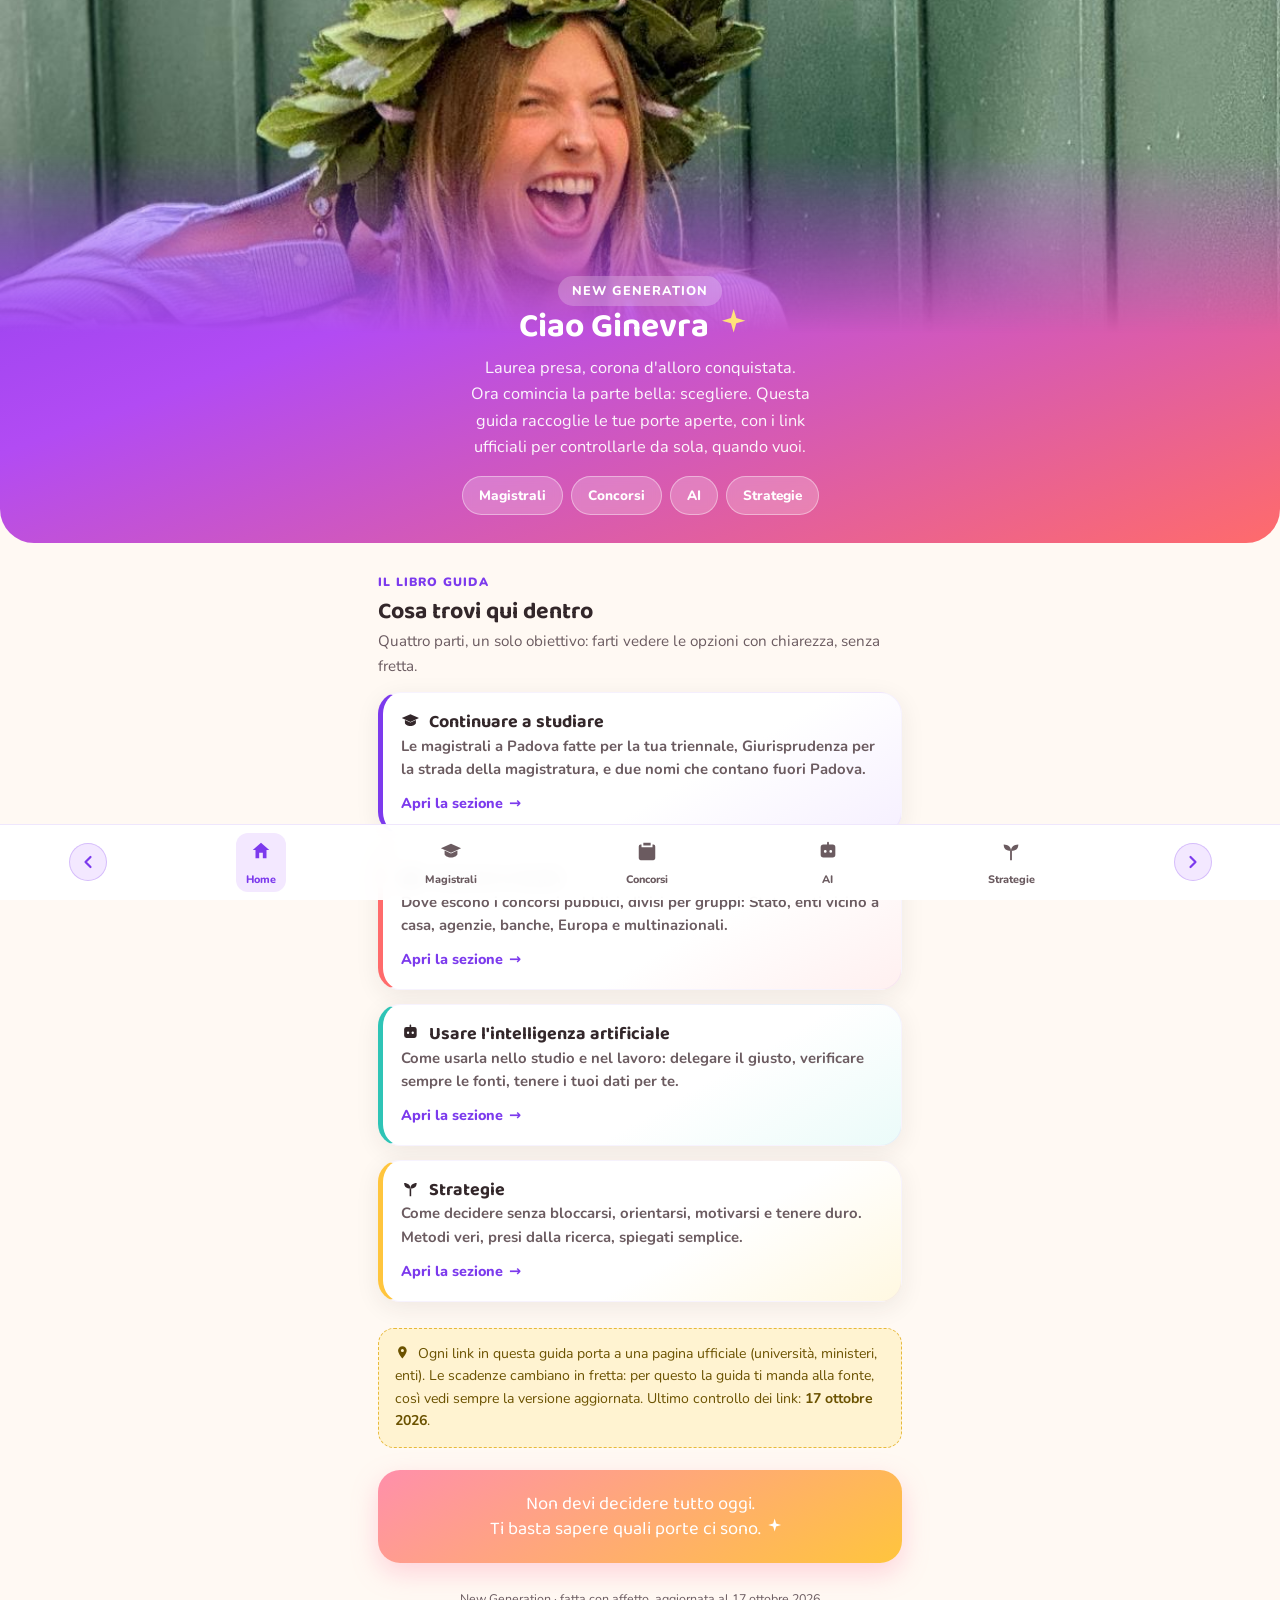
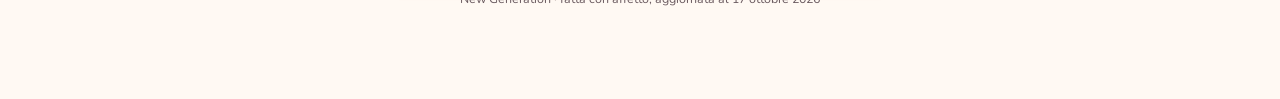
<file: index.html>
<!DOCTYPE html>
<html lang="it">
<head>
<meta charset="UTF-8">
<meta name="viewport" content="width=device-width, initial-scale=1.0">
<title>New Generation · La guida di Ginevra</title>
<link rel="preconnect" href="https://fonts.googleapis.com">
<link rel="preconnect" href="https://fonts.gstatic.com" crossorigin>
<link href="https://fonts.googleapis.com/css2?family=Baloo+2:wght@600;700;800&family=Nunito:wght@400;700;800;900&display=swap" rel="stylesheet">
<link rel="stylesheet" href="styles.css">
<script src="nav.js" defer></script>
</head>
<body>

<header class="hero hero-v2">
  <img class="hero-photo" src="assets/ginevra.jpg" alt="Ginevra con la corona d'alloro il giorno della laurea">
  <div class="hero-content">
    <span class="badge">New Generation</span>
    <h1>Ciao Ginevra <svg class="ic" viewBox="0 0 24 24" fill="currentColor" aria-hidden="true"><path d="M12 2l1.8 6.2L20 10l-6.2 1.8L12 18l-1.8-6.2L4 10l6.2-1.8z"/></svg></h1>
    <p>Laurea presa, corona d'alloro conquistata. Ora comincia la parte bella: scegliere. Questa guida raccoglie le tue porte aperte, con i link ufficiali per controllarle da sola, quando vuoi.</p>
    <button class="hero-burger" type="button" aria-label="Apri il menu" aria-expanded="false"><span></span><span></span><span></span></button>
    <nav class="hero-menu" aria-label="Entra nelle sezioni">
      <a href="magistrali.html">Magistrali</a>
      <a href="bandi.html">Concorsi</a>
      <a href="ai.html">AI</a>
      <a href="strategie.html">Strategie</a>
    </nav>
  </div>
</header>

<main class="wrap">

  <section>
    <span class="kicker">Il libro guida</span>
    <h2 class="sec-title">Cosa trovi qui dentro</h2>
    <p class="sec-sub">Quattro parti, un solo obiettivo: farti vedere le opzioni con chiarezza, senza fretta.</p>

    <a class="card accent" href="magistrali.html" style="display:block;text-decoration:none;color:inherit">
      <h3><svg class="ic" viewBox="0 0 24 24" fill="currentColor" aria-hidden="true"><path d="M12 4L1 9l11 5 11-5-11-5z"/><path d="M5 11.5v3.7c0 1.9 3.4 3.8 7 3.8s7-1.9 7-3.8v-3.7l-7 3.2-7-3.2z"/></svg> Continuare a studiare</h3>
      <p>Le magistrali a Padova fatte per la tua triennale, Giurisprudenza per la strada della magistratura, e due nomi che contano fuori Padova.</p>
      <span class="cta">Apri la sezione</span>
    </a>

    <a class="card accent-coral" href="bandi.html" style="display:block;text-decoration:none;color:inherit">
      <h3><svg class="ic" viewBox="0 0 24 24" fill="currentColor" aria-hidden="true"><path d="M8 3h8v3H8z"/><path d="M6 5H5a2 2 0 00-2 2v13a2 2 0 002 2h14a2 2 0 002-2V7a2 2 0 00-2-2h-1v3H6V5z"/></svg> Concorsi e bandi</h3>
      <p>Dove escono i concorsi pubblici, divisi per gruppi: Stato, enti vicino a casa, agenzie, banche, Europa e multinazionali.</p>
      <span class="cta">Apri la sezione</span>
    </a>

    <a class="card accent-teal" href="ai.html" style="display:block;text-decoration:none;color:inherit">
      <h3><svg class="ic" viewBox="0 0 24 24" fill="currentColor" aria-hidden="true"><path d="M12 2a1 1 0 011 1v2h4a3 3 0 013 3v8a3 3 0 01-3 3H7a3 3 0 01-3-3V8a3 3 0 013-3h4V3a1 1 0 011-1zM9 11a1.5 1.5 0 100 3 1.5 1.5 0 000-3zm6 0a1.5 1.5 0 100 3 1.5 1.5 0 000-3zM9 16h6v2H9z"/></svg> Usare l'intelligenza artificiale</h3>
      <p>Come usarla nello studio e nel lavoro: delegare il giusto, verificare sempre le fonti, tenere i tuoi dati per te.</p>
      <span class="cta">Apri la sezione</span>
    </a>

    <a class="card accent-sunny" href="strategie.html" style="display:block;text-decoration:none;color:inherit">
      <h3><svg class="ic" viewBox="0 0 24 24" fill="currentColor" aria-hidden="true"><path d="M11 12h2v10h-2z"/><path d="M12 12C12 8 9 5 4 5c0 5 3 7 8 7z"/><path d="M12 12c0-4 3-7 8-7 0 5-3 7-8 7z"/></svg> Strategie</h3>
      <p>Come decidere senza bloccarsi, orientarsi, motivarsi e tenere duro. Metodi veri, presi dalla ricerca, spiegati semplice.</p>
      <span class="cta">Apri la sezione</span>
    </a>
  </section>

  <div class="note">
    <svg class="ic" viewBox="0 0 24 24" fill="currentColor" aria-hidden="true"><path d="M12 2a7 7 0 017 7c0 5-7 13-7 13S5 14 5 9a7 7 0 017-7zm0 9.5A2.5 2.5 0 1012 6.5a2.5 2.5 0 000 5z"/></svg> Ogni link in questa guida porta a una pagina ufficiale (università, ministeri, enti). Le scadenze cambiano in fretta: per questo la guida ti manda alla fonte, così vedi sempre la versione aggiornata. Ultimo controllo dei link: <b>17 ottobre 2026</b>.
  </div>

  <div class="warmstrip">
    <p>Non devi decidere tutto oggi.<br>Ti basta sapere quali porte ci sono. <svg class="ic" viewBox="0 0 24 24" fill="currentColor" aria-hidden="true"><path d="M12 2l1.8 6.2L20 10l-6.2 1.8L12 18l-1.8-6.2L4 10l6.2-1.8z"/></svg></p>
  </div>

  <p class="foot">New Generation · fatta con affetto, aggiornata al 17 ottobre 2026</p>
</main>

<nav class="tabbar">
  <a href="index.html" class="active"><span class="ico"><svg class="ic navic" viewBox="0 0 24 24" fill="currentColor" aria-hidden="true"><path d="M12 3l9 8h-3v9h-4v-6h-4v6H6v-9H3z"/></svg></span>Home</a>
  <a href="magistrali.html"><span class="ico"><svg class="ic navic" viewBox="0 0 24 24" fill="currentColor" aria-hidden="true"><path d="M12 4L1 9l11 5 11-5-11-5z"/><path d="M5 11.5v3.7c0 1.9 3.4 3.8 7 3.8s7-1.9 7-3.8v-3.7l-7 3.2-7-3.2z"/></svg></span>Magistrali</a>
  <a href="bandi.html"><span class="ico"><svg class="ic navic" viewBox="0 0 24 24" fill="currentColor" aria-hidden="true"><path d="M8 3h8v3H8z"/><path d="M6 5H5a2 2 0 00-2 2v13a2 2 0 002 2h14a2 2 0 002-2V7a2 2 0 00-2-2h-1v3H6V5z"/></svg></span>Concorsi</a>
  <a href="ai.html"><span class="ico"><svg class="ic navic" viewBox="0 0 24 24" fill="currentColor" aria-hidden="true"><path d="M12 2a1 1 0 011 1v2h4a3 3 0 013 3v8a3 3 0 01-3 3H7a3 3 0 01-3-3V8a3 3 0 013-3h4V3a1 1 0 011-1zM9 11a1.5 1.5 0 100 3 1.5 1.5 0 000-3zm6 0a1.5 1.5 0 100 3 1.5 1.5 0 000-3zM9 16h6v2H9z"/></svg></span>AI</a>
  <a href="strategie.html"><span class="ico"><svg class="ic navic" viewBox="0 0 24 24" fill="currentColor" aria-hidden="true"><path d="M11 12h2v10h-2z"/><path d="M12 12C12 8 9 5 4 5c0 5 3 7 8 7z"/><path d="M12 12c0-4 3-7 8-7 0 5-3 7-8 7z"/></svg></span>Strategie</a>
</nav>

</body>
</html>
</file>
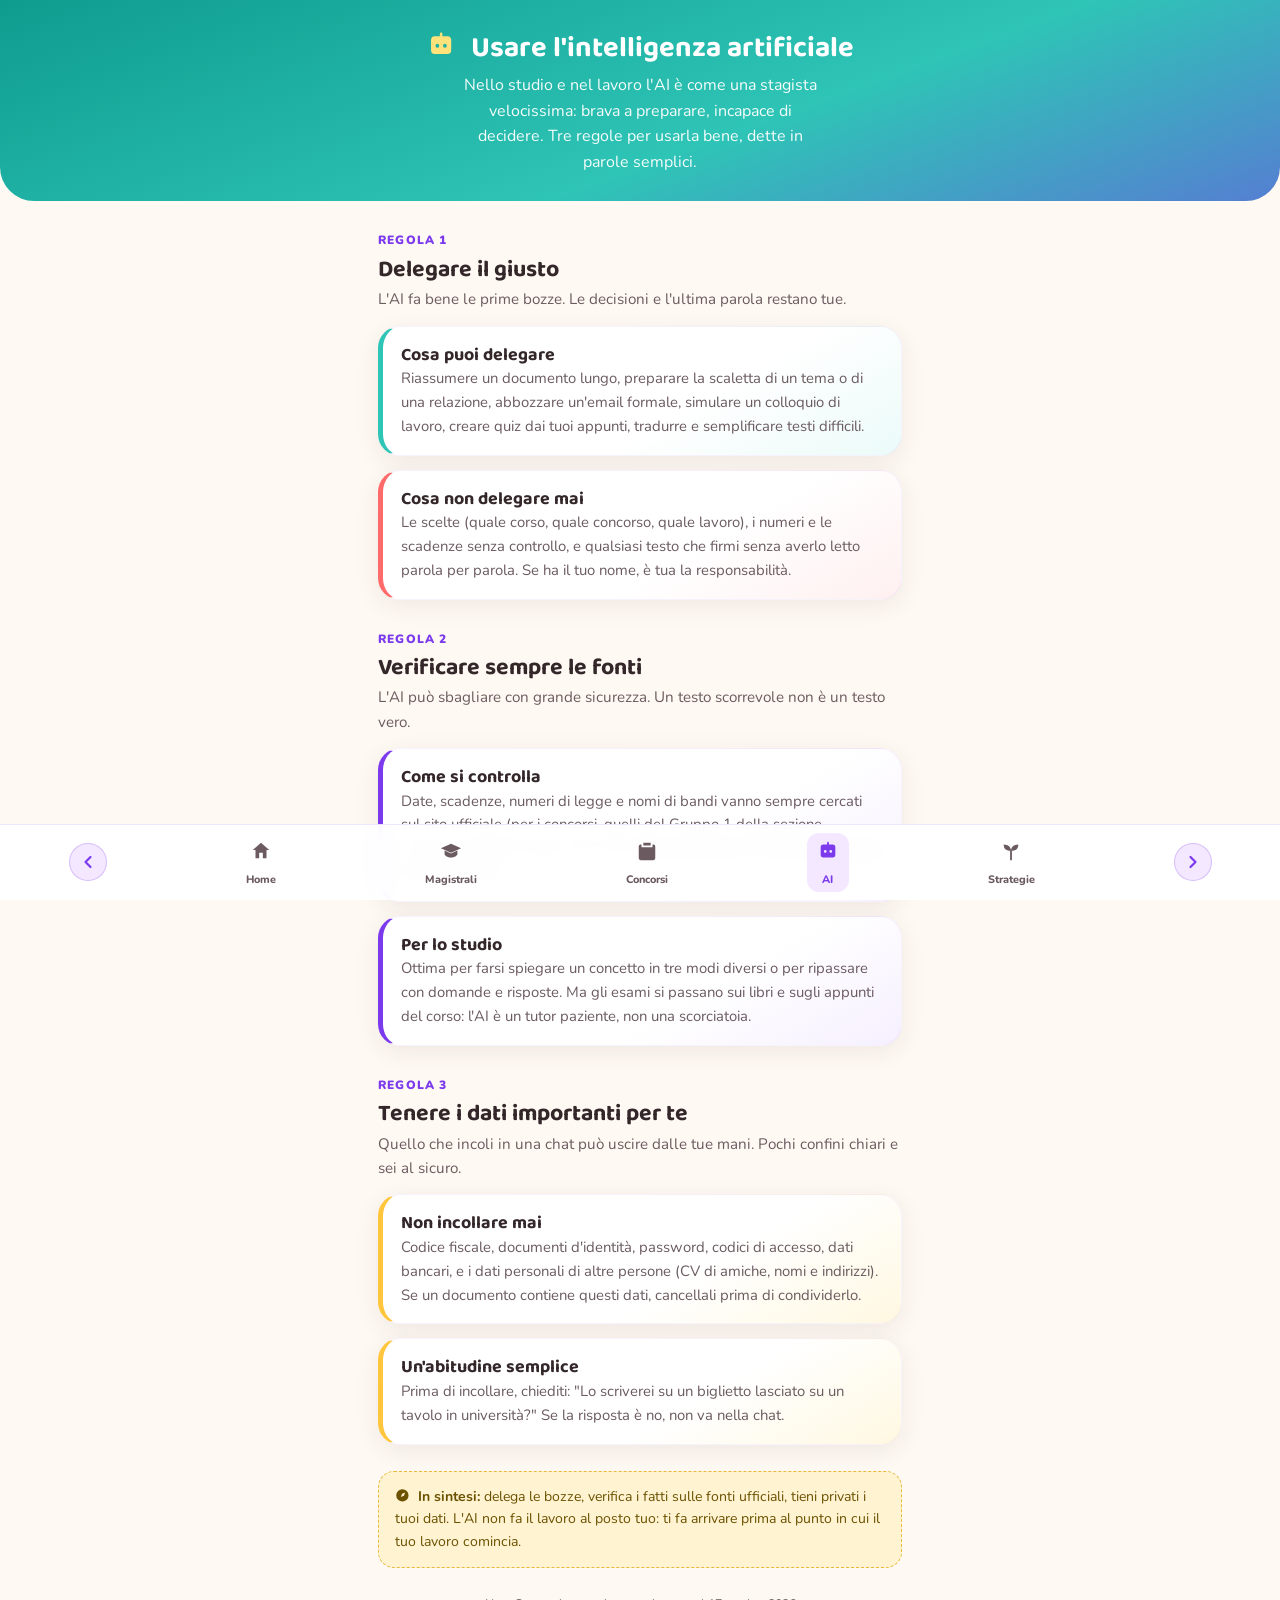
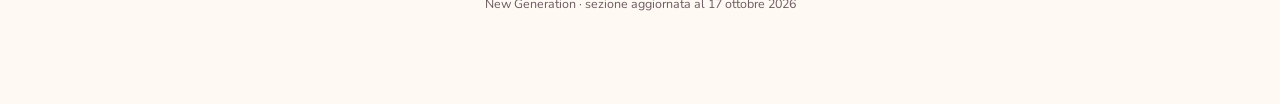
<file: ai.html>
<!DOCTYPE html>
<html lang="it">
<head>
<meta charset="UTF-8">
<meta name="viewport" content="width=device-width, initial-scale=1.0">
<title>Usare l'AI · New Generation</title>
<link rel="preconnect" href="https://fonts.googleapis.com">
<link rel="preconnect" href="https://fonts.gstatic.com" crossorigin>
<link href="https://fonts.googleapis.com/css2?family=Baloo+2:wght@600;700;800&family=Nunito:wght@400;700;800;900&display=swap" rel="stylesheet">
<link rel="stylesheet" href="styles.css">
<script src="nav.js" defer></script>
</head>
<body>

<header class="page-head" style="background:linear-gradient(160deg,#0E9C8F 0%,#2EC4B6 60%,#7C3AED 140%)">
  <h1><svg class="ic" viewBox="0 0 24 24" fill="currentColor" aria-hidden="true"><path d="M12 2a1 1 0 011 1v2h4a3 3 0 013 3v8a3 3 0 01-3 3H7a3 3 0 01-3-3V8a3 3 0 013-3h4V3a1 1 0 011-1zM9 11a1.5 1.5 0 100 3 1.5 1.5 0 000-3zm6 0a1.5 1.5 0 100 3 1.5 1.5 0 000-3zM9 16h6v2H9z"/></svg> Usare l'intelligenza artificiale</h1>
  <p>Nello studio e nel lavoro l'AI è come una stagista velocissima: brava a preparare, incapace di decidere. Tre regole per usarla bene, dette in parole semplici.</p>
</header>

<main class="wrap">

  <section>
    <span class="kicker">Regola 1</span>
    <h2 class="sec-title">Delegare il giusto</h2>
    <p class="sec-sub">L'AI fa bene le prime bozze. Le decisioni e l'ultima parola restano tue.</p>

    <div class="card accent-teal">
      <h3>Cosa puoi delegare</h3>
      <p>Riassumere un documento lungo, preparare la scaletta di un tema o di una relazione, abbozzare un'email formale, simulare un colloquio di lavoro, creare quiz dai tuoi appunti, tradurre e semplificare testi difficili.</p>
    </div>

    <div class="card accent-coral">
      <h3>Cosa non delegare mai</h3>
      <p>Le scelte (quale corso, quale concorso, quale lavoro), i numeri e le scadenze senza controllo, e qualsiasi testo che firmi senza averlo letto parola per parola. Se ha il tuo nome, è tua la responsabilità.</p>
    </div>
  </section>

  <section>
    <span class="kicker">Regola 2</span>
    <h2 class="sec-title">Verificare sempre le fonti</h2>
    <p class="sec-sub">L'AI può sbagliare con grande sicurezza. Un testo scorrevole non è un testo vero.</p>

    <div class="card accent">
      <h3>Come si controlla</h3>
      <p>Date, scadenze, numeri di legge e nomi di bandi vanno sempre cercati sul sito ufficiale (per i concorsi, quelli del Gruppo 1 della sezione Concorsi). Regola pratica: l'AI ti dice <b>dove guardare</b>, il sito ufficiale ti dice <b>com'è davvero</b>.</p>
    </div>

    <div class="card accent">
      <h3>Per lo studio</h3>
      <p>Ottima per farsi spiegare un concetto in tre modi diversi o per ripassare con domande e risposte. Ma gli esami si passano sui libri e sugli appunti del corso: l'AI è un tutor paziente, non una scorciatoia.</p>
    </div>
  </section>

  <section>
    <span class="kicker">Regola 3</span>
    <h2 class="sec-title">Tenere i dati importanti per te</h2>
    <p class="sec-sub">Quello che incoli in una chat può uscire dalle tue mani. Pochi confini chiari e sei al sicuro.</p>

    <div class="card accent-sunny">
      <h3>Non incollare mai</h3>
      <p>Codice fiscale, documenti d'identità, password, codici di accesso, dati bancari, e i dati personali di altre persone (CV di amiche, nomi e indirizzi). Se un documento contiene questi dati, cancellali prima di condividerlo.</p>
    </div>

    <div class="card accent-sunny">
      <h3>Un'abitudine semplice</h3>
      <p>Prima di incollare, chiediti: "Lo scriverei su un biglietto lasciato su un tavolo in università?" Se la risposta è no, non va nella chat.</p>
    </div>
  </section>

  <div class="note">
    <svg class="ic" viewBox="0 0 24 24" fill="currentColor" aria-hidden="true"><path d="M12 2a10 10 0 100 20 10 10 0 000-20zm4.5 5.5l-2 5-5 2 2-5 5-2z"/></svg> <b>In sintesi:</b> delega le bozze, verifica i fatti sulle fonti ufficiali, tieni privati i tuoi dati. L'AI non fa il lavoro al posto tuo: ti fa arrivare prima al punto in cui il tuo lavoro comincia.
  </div>

  <p class="foot">New Generation · sezione aggiornata al 17 ottobre 2026</p>
</main>

<nav class="tabbar">
  <a href="index.html"><span class="ico"><svg class="ic navic" viewBox="0 0 24 24" fill="currentColor" aria-hidden="true"><path d="M12 3l9 8h-3v9h-4v-6h-4v6H6v-9H3z"/></svg></span>Home</a>
  <a href="magistrali.html"><span class="ico"><svg class="ic navic" viewBox="0 0 24 24" fill="currentColor" aria-hidden="true"><path d="M12 4L1 9l11 5 11-5-11-5z"/><path d="M5 11.5v3.7c0 1.9 3.4 3.8 7 3.8s7-1.9 7-3.8v-3.7l-7 3.2-7-3.2z"/></svg></span>Magistrali</a>
  <a href="bandi.html"><span class="ico"><svg class="ic navic" viewBox="0 0 24 24" fill="currentColor" aria-hidden="true"><path d="M8 3h8v3H8z"/><path d="M6 5H5a2 2 0 00-2 2v13a2 2 0 002 2h14a2 2 0 002-2V7a2 2 0 00-2-2h-1v3H6V5z"/></svg></span>Concorsi</a>
  <a href="ai.html" class="active"><span class="ico"><svg class="ic navic" viewBox="0 0 24 24" fill="currentColor" aria-hidden="true"><path d="M12 2a1 1 0 011 1v2h4a3 3 0 013 3v8a3 3 0 01-3 3H7a3 3 0 01-3-3V8a3 3 0 013-3h4V3a1 1 0 011-1zM9 11a1.5 1.5 0 100 3 1.5 1.5 0 000-3zm6 0a1.5 1.5 0 100 3 1.5 1.5 0 000-3zM9 16h6v2H9z"/></svg></span>AI</a>
  <a href="strategie.html"><span class="ico"><svg class="ic navic" viewBox="0 0 24 24" fill="currentColor" aria-hidden="true"><path d="M11 12h2v10h-2z"/><path d="M12 12C12 8 9 5 4 5c0 5 3 7 8 7z"/><path d="M12 12c0-4 3-7 8-7 0 5-3 7-8 7z"/></svg></span>Strategie</a>
</nav>

</body>
</html>
</file>
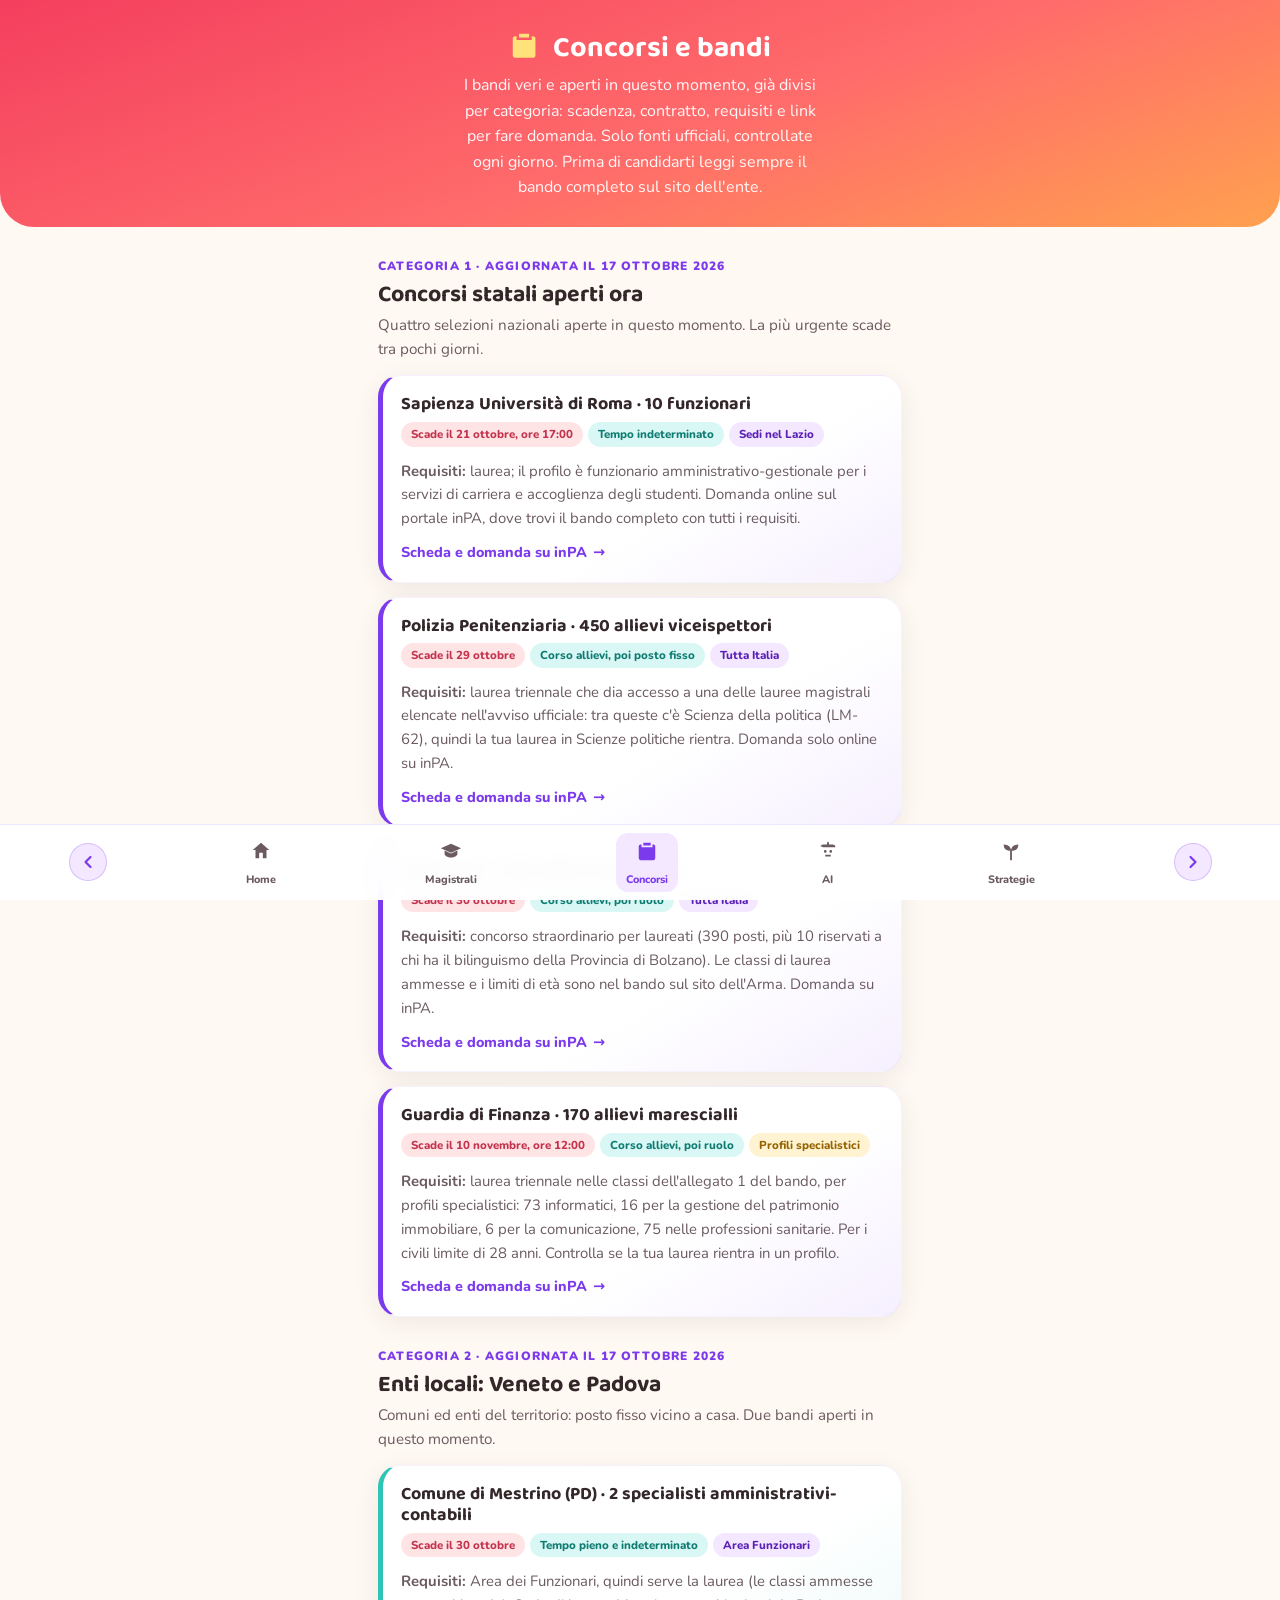
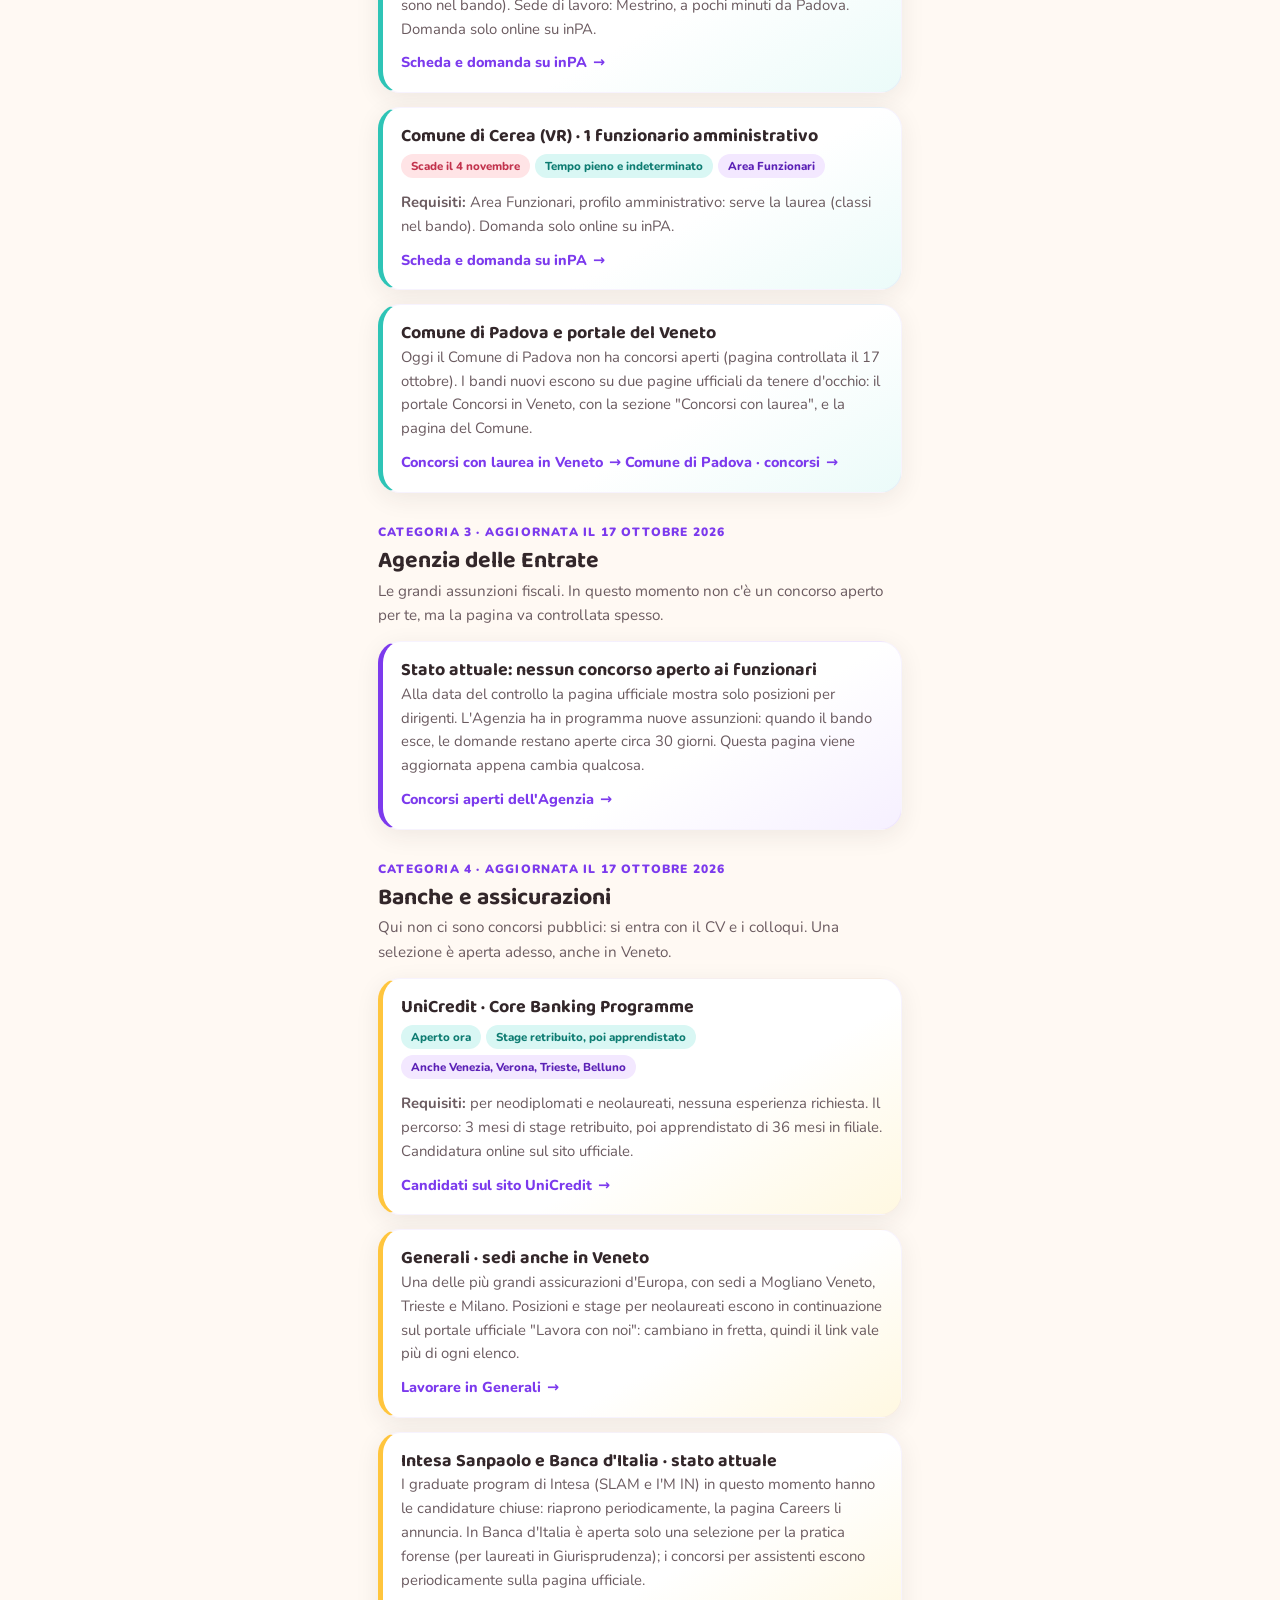
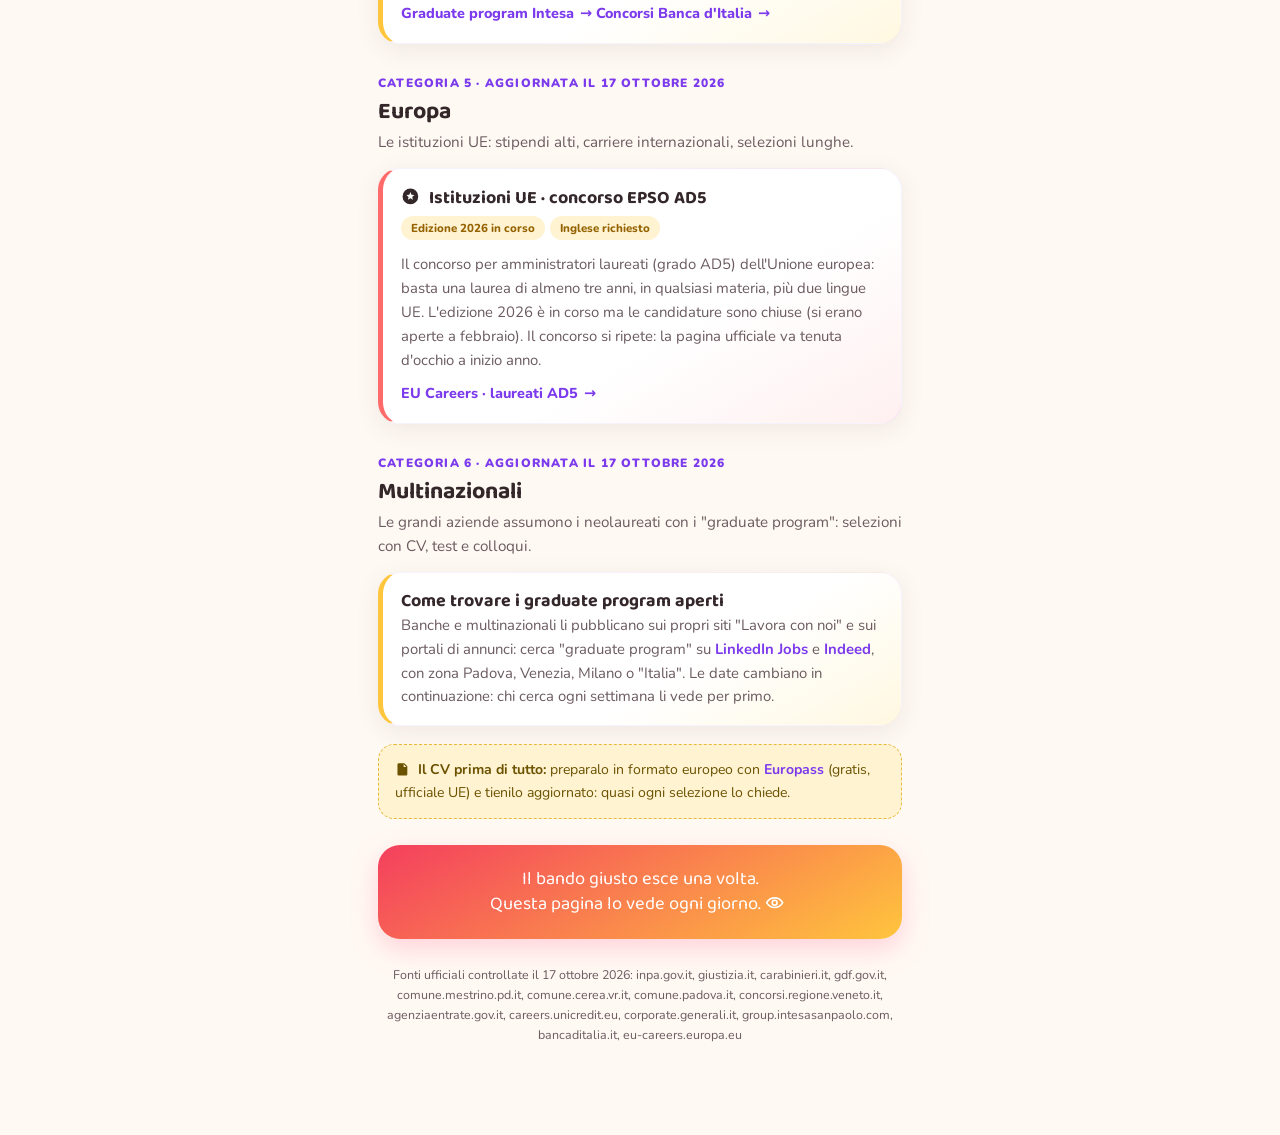
<file: bandi.html>
<!DOCTYPE html>
<html lang="it">
<head>
<meta charset="UTF-8">
<meta name="viewport" content="width=device-width, initial-scale=1.0">
<title>Concorsi e bandi · New Generation</title>
<link rel="preconnect" href="https://fonts.googleapis.com">
<link rel="preconnect" href="https://fonts.gstatic.com" crossorigin>
<link href="https://fonts.googleapis.com/css2?family=Baloo+2:wght@600;700;800&family=Nunito:wght@400;700;800;900&display=swap" rel="stylesheet">
<link rel="stylesheet" href="styles.css">
<script src="nav.js" defer></script>
</head>
<body>

<header class="page-head" style="background:linear-gradient(160deg,#F43F5E 0%,#FF6B6B 55%,#FFC53D 130%)">
  <h1><svg class="ic" viewBox="0 0 24 24" fill="currentColor" aria-hidden="true"><path d="M8 3h8v3H8z"/><path d="M6 5H5a2 2 0 00-2 2v13a2 2 0 002 2h14a2 2 0 002-2V7a2 2 0 00-2-2h-1v3H6V5z"/></svg> Concorsi e bandi</h1>
  <p>I bandi veri e aperti in questo momento, già divisi per categoria: scadenza, contratto, requisiti e link per fare domanda. Solo fonti ufficiali, controllate ogni giorno. Prima di candidarti leggi sempre il bando completo sul sito dell'ente.</p>
</header>

<main class="wrap">

  <section>
    <span class="kicker">Categoria 1 · Aggiornata il 17 ottobre 2026</span>
    <h2 class="sec-title">Concorsi statali aperti ora</h2>
    <p class="sec-sub">Quattro selezioni nazionali aperte in questo momento. La più urgente scade tra pochi giorni.</p>

    <div class="card accent">
      <h3>Sapienza Università di Roma · 10 funzionari</h3>
      <div class="tags"><span class="tag red">Scade il 21 ottobre, ore 17:00</span><span class="tag green">Tempo indeterminato</span><span class="tag">Sedi nel Lazio</span></div>
      <p><b>Requisiti:</b> laurea; il profilo è funzionario amministrativo-gestionale per i servizi di carriera e accoglienza degli studenti. Domanda online sul portale inPA, dove trovi il bando completo con tutti i requisiti.</p>
      <a class="cta" href="https://www.inpa.gov.it/bandi-e-avvisi/dettaglio-bando-avviso/?concorso_id=75762bab30044fb3b8839c93bb8d51aa">Scheda e domanda su inPA</a>
    </div>

    <div class="card accent">
      <h3>Polizia Penitenziaria · 450 allievi viceispettori</h3>
      <div class="tags"><span class="tag red">Scade il 29 ottobre</span><span class="tag green">Corso allievi, poi posto fisso</span><span class="tag">Tutta Italia</span></div>
      <p><b>Requisiti:</b> laurea triennale che dia accesso a una delle lauree magistrali elencate nell'avviso ufficiale: tra queste c'è Scienza della politica (LM-62), quindi la tua laurea in Scienze politiche rientra. Domanda solo online su inPA.</p>
      <a class="cta" href="https://www.inpa.gov.it/bandi-e-avvisi/dettaglio-bando-avviso/?concorso_id=682ee90f189c406ca66b50c252dc32b9">Scheda e domanda su inPA</a>
    </div>

    <div class="card accent">
      <h3>Carabinieri · 400 allievi marescialli</h3>
      <div class="tags"><span class="tag red">Scade il 30 ottobre</span><span class="tag green">Corso allievi, poi ruolo</span><span class="tag">Tutta Italia</span></div>
      <p><b>Requisiti:</b> concorso straordinario per laureati (390 posti, più 10 riservati a chi ha il bilinguismo della Provincia di Bolzano). Le classi di laurea ammesse e i limiti di età sono nel bando sul sito dell'Arma. Domanda su inPA.</p>
      <a class="cta" href="https://www.inpa.gov.it/bandi-e-avvisi/dettaglio-bando-avviso/?concorso_id=ba4c93e3f3e247b8a9dc4e1a6ccd0926">Scheda e domanda su inPA</a>
    </div>

    <div class="card accent">
      <h3>Guardia di Finanza · 170 allievi marescialli</h3>
      <div class="tags"><span class="tag red">Scade il 10 novembre, ore 12:00</span><span class="tag green">Corso allievi, poi ruolo</span><span class="tag yellow">Profili specialistici</span></div>
      <p><b>Requisiti:</b> laurea triennale nelle classi dell'allegato 1 del bando, per profili specialistici: 73 informatici, 16 per la gestione del patrimonio immobiliare, 6 per la comunicazione, 75 nelle professioni sanitarie. Per i civili limite di 28 anni. Controlla se la tua laurea rientra in un profilo.</p>
      <a class="cta" href="https://www.inpa.gov.it/bandi-e-avvisi/dettaglio-bando-avviso/?concorso_id=a5ae46f5ea174acca40ccb3a50c8e6d0">Scheda e domanda su inPA</a>
    </div>
  </section>

  <section>
    <span class="kicker">Categoria 2 · Aggiornata il 17 ottobre 2026</span>
    <h2 class="sec-title">Enti locali: Veneto e Padova</h2>
    <p class="sec-sub">Comuni ed enti del territorio: posto fisso vicino a casa. Due bandi aperti in questo momento.</p>

    <div class="card accent-teal">
      <h3>Comune di Mestrino (PD) · 2 specialisti amministrativi-contabili</h3>
      <div class="tags"><span class="tag red">Scade il 30 ottobre</span><span class="tag green">Tempo pieno e indeterminato</span><span class="tag">Area Funzionari</span></div>
      <p><b>Requisiti:</b> Area dei Funzionari, quindi serve la laurea (le classi ammesse sono nel bando). Sede di lavoro: Mestrino, a pochi minuti da Padova. Domanda solo online su inPA.</p>
      <a class="cta" href="https://www.inpa.gov.it/bandi-e-avvisi/dettaglio-bando-avviso/?concorso_id=828daefbe8e048b5a78d51e1a0943cd8">Scheda e domanda su inPA</a>
    </div>

    <div class="card accent-teal">
      <h3>Comune di Cerea (VR) · 1 funzionario amministrativo</h3>
      <div class="tags"><span class="tag red">Scade il 4 novembre</span><span class="tag green">Tempo pieno e indeterminato</span><span class="tag">Area Funzionari</span></div>
      <p><b>Requisiti:</b> Area Funzionari, profilo amministrativo: serve la laurea (classi nel bando). Domanda solo online su inPA.</p>
      <a class="cta" href="https://www.inpa.gov.it/bandi-e-avvisi/dettaglio-bando-avviso/?concorso_id=dc5e700195d24ab09fa3b8d5370b2c35">Scheda e domanda su inPA</a>
    </div>

    <div class="card accent-teal">
      <h3>Comune di Padova e portale del Veneto</h3>
      <p>Oggi il Comune di Padova non ha concorsi aperti (pagina controllata il 17 ottobre). I bandi nuovi escono su due pagine ufficiali da tenere d'occhio: il portale Concorsi in Veneto, con la sezione "Concorsi con laurea", e la pagina del Comune.</p>
      <a class="cta" href="https://concorsi.regione.veneto.it/home/concorsi-con-laurea">Concorsi con laurea in Veneto</a>
      <a class="cta" href="https://www.comune.padova.it/concorsi-scadenza">Comune di Padova · concorsi</a>
    </div>
  </section>

  <section>
    <span class="kicker">Categoria 3 · Aggiornata il 17 ottobre 2026</span>
    <h2 class="sec-title">Agenzia delle Entrate</h2>
    <p class="sec-sub">Le grandi assunzioni fiscali. In questo momento non c'è un concorso aperto per te, ma la pagina va controllata spesso.</p>

    <div class="card accent">
      <h3>Stato attuale: nessun concorso aperto ai funzionari</h3>
      <p>Alla data del controllo la pagina ufficiale mostra solo posizioni per dirigenti. L'Agenzia ha in programma nuove assunzioni: quando il bando esce, le domande restano aperte circa 30 giorni. Questa pagina viene aggiornata appena cambia qualcosa.</p>
      <a class="cta" href="https://www.agenziaentrate.gov.it/portale/agenzia/amministrazione-trasparente/bandi-di-concorso/concorsi-non-ancora-scaduti">Concorsi aperti dell'Agenzia</a>
    </div>
  </section>

  <section>
    <span class="kicker">Categoria 4 · Aggiornata il 17 ottobre 2026</span>
    <h2 class="sec-title">Banche e assicurazioni</h2>
    <p class="sec-sub">Qui non ci sono concorsi pubblici: si entra con il CV e i colloqui. Una selezione è aperta adesso, anche in Veneto.</p>

    <div class="card accent-sunny">
      <h3>UniCredit · Core Banking Programme</h3>
      <div class="tags"><span class="tag green">Aperto ora</span><span class="tag green">Stage retribuito, poi apprendistato</span><span class="tag">Anche Venezia, Verona, Trieste, Belluno</span></div>
      <p><b>Requisiti:</b> per neodiplomati e neolaureati, nessuna esperienza richiesta. Il percorso: 3 mesi di stage retribuito, poi apprendistato di 36 mesi in filiale. Candidatura online sul sito ufficiale.</p>
      <a class="cta" href="https://careers.unicredit.eu/it_IT/jobsuche/JobDetail/UniCredit-Core-Banking-Programme-in-Filiale-Retail/88103">Candidati sul sito UniCredit</a>
    </div>

    <div class="card accent-sunny">
      <h3>Generali · sedi anche in Veneto</h3>
      <p>Una delle più grandi assicurazioni d'Europa, con sedi a Mogliano Veneto, Trieste e Milano. Posizioni e stage per neolaureati escono in continuazione sul portale ufficiale "Lavora con noi": cambiano in fretta, quindi il link vale più di ogni elenco.</p>
      <a class="cta" href="https://corporate.generali.it/lavora-con-noi">Lavorare in Generali</a>
    </div>

    <div class="card accent-sunny">
      <h3>Intesa Sanpaolo e Banca d'Italia · stato attuale</h3>
      <p>I graduate program di Intesa (SLAM e I'M IN) in questo momento hanno le candidature chiuse: riaprono periodicamente, la pagina Careers li annuncia. In Banca d'Italia è aperta solo una selezione per la pratica forense (per laureati in Giurisprudenza); i concorsi per assistenti escono periodicamente sulla pagina ufficiale.</p>
      <a class="cta" href="https://group.intesasanpaolo.com/it/careers/international-graduate-program">Graduate program Intesa</a>
      <a class="cta" href="https://www.bancaditalia.it/chi-siamo/lavorare-bi/informazioni-concorsi/bandi/">Concorsi Banca d'Italia</a>
    </div>
  </section>

  <section>
    <span class="kicker">Categoria 5 · Aggiornata il 17 ottobre 2026</span>
    <h2 class="sec-title">Europa</h2>
    <p class="sec-sub">Le istituzioni UE: stipendi alti, carriere internazionali, selezioni lunghe.</p>

    <div class="card accent-coral">
      <h3><svg class="ic" viewBox="0 0 24 24" fill="currentColor" aria-hidden="true"><path d="M12 2a10 10 0 100 20 10 10 0 000-20zm0 4.5l1.4 3.4 3.7.3-2.8 2.4.9 3.6L12 14.5l-3.2 1.7.9-3.6-2.8-2.4 3.7-.3L12 6.5z"/></svg> Istituzioni UE · concorso EPSO AD5</h3>
      <div class="tags"><span class="tag yellow">Edizione 2026 in corso</span><span class="tag yellow">Inglese richiesto</span></div>
      <p>Il concorso per amministratori laureati (grado AD5) dell'Unione europea: basta una laurea di almeno tre anni, in qualsiasi materia, più due lingue UE. L'edizione 2026 è in corso ma le candidature sono chiuse (si erano aperte a febbraio). Il concorso si ripete: la pagina ufficiale va tenuta d'occhio a inizio anno.</p>
      <a class="cta" href="https://eu-careers.europa.eu/it/job-opportunities/graduate-administrators">EU Careers · laureati AD5</a>
    </div>
  </section>

  <section>
    <span class="kicker">Categoria 6 · Aggiornata il 17 ottobre 2026</span>
    <h2 class="sec-title">Multinazionali</h2>
    <p class="sec-sub">Le grandi aziende assumono i neolaureati con i "graduate program": selezioni con CV, test e colloqui.</p>

    <div class="card accent-sunny">
      <h3>Come trovare i graduate program aperti</h3>
      <p>Banche e multinazionali li pubblicano sui propri siti "Lavora con noi" e sui portali di annunci: cerca "graduate program" su <a href="https://www.linkedin.com/jobs/">LinkedIn Jobs</a> e <a href="https://it.indeed.com/">Indeed</a>, con zona Padova, Venezia, Milano o "Italia". Le date cambiano in continuazione: chi cerca ogni settimana li vede per primo.</p>
    </div>

    <div class="note">
      <svg class="ic" viewBox="0 0 24 24" fill="currentColor" aria-hidden="true"><path d="M6 2h9l5 5v13a2 2 0 01-2 2H6a2 2 0 01-2-2V4a2 2 0 012-2zm8 1.5V8h4.5L14 3.5zM8 12h8v2H8zm0 4h8v2H8z"/></svg> <b>Il CV prima di tutto:</b> preparalo in formato europeo con <a href="https://europass.europa.eu/it">Europass</a> (gratis, ufficiale UE) e tienilo aggiornato: quasi ogni selezione lo chiede.
    </div>
  </section>

  <div class="warmstrip" style="background:linear-gradient(150deg,#F43F5E,#FFC53D)">
    <p>Il bando giusto esce una volta.<br>Questa pagina lo vede ogni giorno. <svg class="ic" viewBox="0 0 24 24" fill="none" stroke="currentColor" stroke-width="2" stroke-linecap="round" stroke-linejoin="round" aria-hidden="true"><path d="M2 12s3.5-6 10-6 10 6 10 6-3.5 6-10 6S2 12 2 12z"/><circle cx="12" cy="12" r="3"/></svg></p>
  </div>

  <p class="foot">Fonti ufficiali controllate il 17 ottobre 2026: inpa.gov.it, giustizia.it, carabinieri.it, gdf.gov.it, comune.mestrino.pd.it, comune.cerea.vr.it, comune.padova.it, concorsi.regione.veneto.it, agenziaentrate.gov.it, careers.unicredit.eu, corporate.generali.it, group.intesasanpaolo.com, bancaditalia.it, eu-careers.europa.eu</p>
</main>

<nav class="tabbar">
  <a href="index.html"><span class="ico"><svg class="ic navic" viewBox="0 0 24 24" fill="currentColor" aria-hidden="true"><path d="M12 3l9 8h-3v9h-4v-6h-4v6H6v-9H3z"/></svg></span>Home</a>
  <a href="magistrali.html"><span class="ico"><svg class="ic navic" viewBox="0 0 24 24" fill="currentColor" aria-hidden="true"><path d="M12 4L1 9l11 5 11-5-11-5z"/><path d="M5 11.5v3.7c0 1.9 3.4 3.8 7 3.8s7-1.9 7-3.8v-3.7l-7 3.2-7-3.2z"/></svg></span>Magistrali</a>
  <a href="bandi.html" class="active"><span class="ico"><svg class="ic navic" viewBox="0 0 24 24" fill="currentColor" aria-hidden="true"><path d="M8 3h8v3H8z"/><path d="M6 5H5a2 2 0 00-2 2v13a2 2 0 002 2h14a2 2 0 002-2V7a2 2 0 00-2-2h-1v3H6V5z"/></svg></span>Concorsi</a>
  <a href="ai.html"><span class="ico"><svg class="ic navic" viewBox="0 0 24 24" fill="currentColor" aria-hidden="true"><path d="M12 2a1 1 0 011 1v2h4a3 3 0 013 3H7a3 3 0 01-3-3V8a3 3 0 013-3h4V3a1 1 0 011-1zM9 11a1.5 1.5 0 100 3 1.5 1.5 0 000-3zm6 0a1.5 1.5 0 100 3 1.5 1.5 0 000-3zM9 16h6v2H9z"/></svg></span>AI</a>
  <a href="strategie.html"><span class="ico"><svg class="ic navic" viewBox="0 0 24 24" fill="currentColor" aria-hidden="true"><path d="M11 12h2v10h-2z"/><path d="M12 12C12 8 9 5 4 5c0 5 3 7 8 7z"/><path d="M12 12c0-4 3-7 8-7 0 5-3 7-8 7z"/></svg></span>Strategie</a>
</nav>

</body>
</html>
</file>
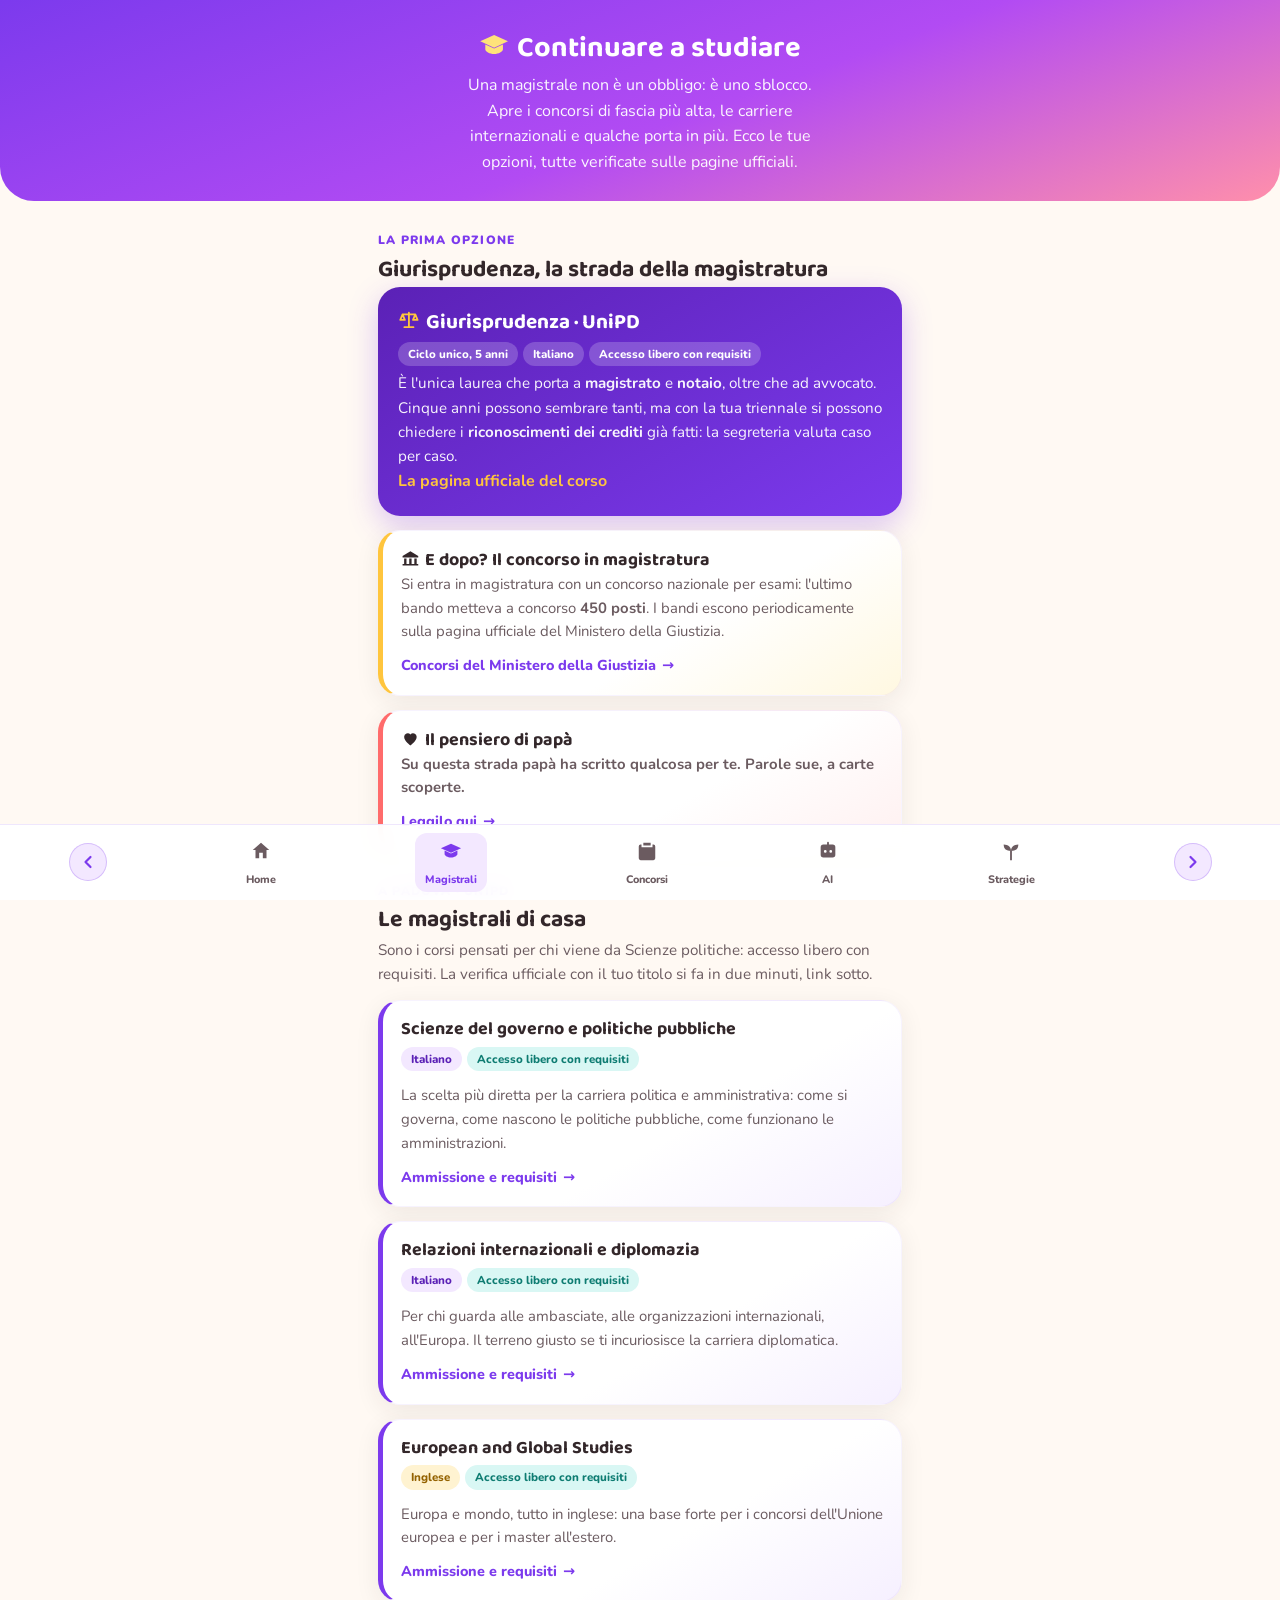
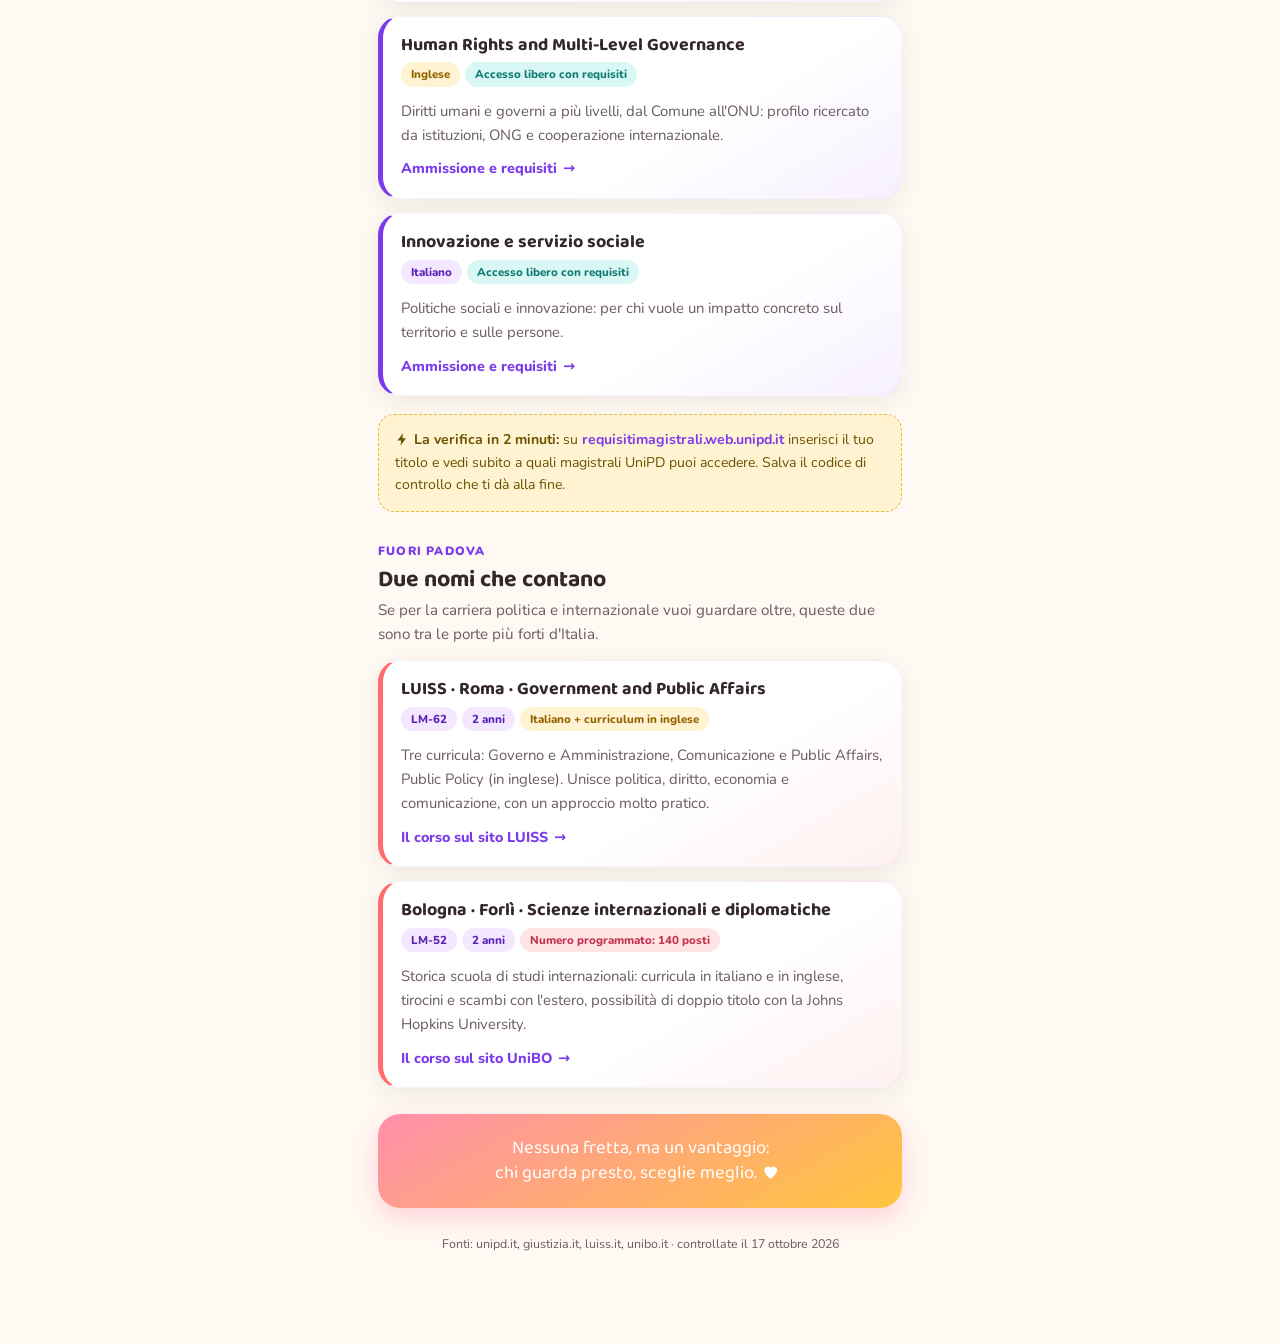
<file: magistrali.html>
<!DOCTYPE html>
<html lang="it">
<head>
<meta charset="UTF-8">
<meta name="viewport" content="width=device-width, initial-scale=1.0">
<title>Magistrali · New Generation</title>
<link rel="preconnect" href="https://fonts.googleapis.com">
<link rel="preconnect" href="https://fonts.gstatic.com" crossorigin>
<link href="https://fonts.googleapis.com/css2?family=Baloo+2:wght@600;700;800&family=Nunito:wght@400;700;800;900&display=swap" rel="stylesheet">
<link rel="stylesheet" href="styles.css">
<script src="nav.js" defer></script>
</head>
<body>

<header class="page-head">
  <h1><svg class="ic" viewBox="0 0 24 24" fill="currentColor" aria-hidden="true"><path d="M12 4L1 9l11 5 11-5-11-5z"/><path d="M5 11.5v3.7c0 1.9 3.4 3.8 7 3.8s7-1.9 7-3.8v-3.7l-7 3.2-7-3.2z"/></svg>Continuare a studiare</h1>
  <p>Una magistrale non è un obbligo: è uno sblocco. Apre i concorsi di fascia più alta, le carriere internazionali e qualche porta in più. Ecco le tue opzioni, tutte verificate sulle pagine ufficiali.</p>
</header>

<main class="wrap">

  <section>
    <span class="kicker">La prima opzione</span>
    <h2 class="sec-title">Giurisprudenza, la strada della magistratura</h2>

    <div class="bigcard">
      <h3><svg class="ic" viewBox="0 0 24 24" fill="none" stroke="currentColor" stroke-width="2" stroke-linecap="round" stroke-linejoin="round" aria-hidden="true"><path d="M12 4v16M7 20h10M12 6H5m7 0h7M5 6l-2.5 6h5L5 6zm14 0l-2.5 6h5L19 6z"/></svg>Giurisprudenza · UniPD</h3>
      <div class="tags"><span class="tag">Ciclo unico, 5 anni</span><span class="tag">Italiano</span><span class="tag">Accesso libero con requisiti</span></div>
      <p>È l'unica laurea che porta a <b>magistrato</b> e <b>notaio</b>, oltre che ad avvocato. Cinque anni possono sembrare tanti, ma con la tua triennale si possono chiedere i <b>riconoscimenti dei crediti</b> già fatti: la segreteria valuta caso per caso.</p>
      <a class="cta" style="color:var(--sunny)" href="https://www.unipd.it/corsi-di-laurea/giurisprudenza">La pagina ufficiale del corso</a>
    </div>

    <div class="card accent-sunny">
      <h3><svg class="ic" viewBox="0 0 24 24" fill="currentColor" aria-hidden="true"><path d="M12 3l10 6v2H2V9l10-6z"/><path d="M4 12h3v7H4zM10.5 12h3v7h-3zM17 12h3v7h-3zM2 19h20v2H2z"/></svg>E dopo? Il concorso in magistratura</h3>
      <p>Si entra in magistratura con un concorso nazionale per esami: l'ultimo bando metteva a concorso <b>450 posti</b>. I bandi escono periodicamente sulla pagina ufficiale del Ministero della Giustizia.</p>
      <a class="cta" href="https://www.giustizia.it/giustizia/it/mg_1_6.page">Concorsi del Ministero della Giustizia</a>
    </div>

    <a class="card accent-coral" href="pensiero.html" style="display:block;text-decoration:none;color:inherit">
      <h3><svg class="ic" viewBox="0 0 24 24" fill="currentColor" aria-hidden="true"><path d="M12 21s-8-5.4-8-11A4.6 4.6 0 0112 7a4.6 4.6 0 018 3c0 5.6-8 11-8 11z"/></svg>Il pensiero di papà</h3>
      <p>Su questa strada papà ha scritto qualcosa per te. Parole sue, a carte scoperte.</p>
      <span class="cta">Leggilo qui</span>
    </a>
  </section>

  <section>
    <span class="kicker">A Padova · UniPD</span>
    <h2 class="sec-title">Le magistrali di casa</h2>
    <p class="sec-sub">Sono i corsi pensati per chi viene da Scienze politiche: accesso libero con requisiti. La verifica ufficiale con il tuo titolo si fa in due minuti, link sotto.</p>

    <div class="card accent">
      <h3>Scienze del governo e politiche pubbliche</h3>
      <div class="tags"><span class="tag">Italiano</span><span class="tag green">Accesso libero con requisiti</span></div>
      <p>La scelta più diretta per la carriera politica e amministrativa: come si governa, come nascono le politiche pubbliche, come funzionano le amministrazioni.</p>
      <a class="cta" href="https://www.unipd.it/ammissioni-esp-magistrali">Ammissione e requisiti</a>
    </div>

    <div class="card accent">
      <h3>Relazioni internazionali e diplomazia</h3>
      <div class="tags"><span class="tag">Italiano</span><span class="tag green">Accesso libero con requisiti</span></div>
      <p>Per chi guarda alle ambasciate, alle organizzazioni internazionali, all'Europa. Il terreno giusto se ti incuriosisce la carriera diplomatica.</p>
      <a class="cta" href="https://www.unipd.it/ammissioni-esp-magistrali">Ammissione e requisiti</a>
    </div>

    <div class="card accent">
      <h3>European and Global Studies</h3>
      <div class="tags"><span class="tag yellow">Inglese</span><span class="tag green">Accesso libero con requisiti</span></div>
      <p>Europa e mondo, tutto in inglese: una base forte per i concorsi dell'Unione europea e per i master all'estero.</p>
      <a class="cta" href="https://www.unipd.it/ammissioni-esp-magistrali">Ammissione e requisiti</a>
    </div>

    <div class="card accent">
      <h3>Human Rights and Multi-Level Governance</h3>
      <div class="tags"><span class="tag yellow">Inglese</span><span class="tag green">Accesso libero con requisiti</span></div>
      <p>Diritti umani e governi a più livelli, dal Comune all'ONU: profilo ricercato da istituzioni, ONG e cooperazione internazionale.</p>
      <a class="cta" href="https://www.unipd.it/ammissioni-esp-magistrali">Ammissione e requisiti</a>
    </div>

    <div class="card accent">
      <h3>Innovazione e servizio sociale</h3>
      <div class="tags"><span class="tag">Italiano</span><span class="tag green">Accesso libero con requisiti</span></div>
      <p>Politiche sociali e innovazione: per chi vuole un impatto concreto sul territorio e sulle persone.</p>
      <a class="cta" href="https://www.unipd.it/ammissioni-esp-magistrali">Ammissione e requisiti</a>
    </div>

    <div class="note">
      <svg class="ic" viewBox="0 0 24 24" fill="currentColor" aria-hidden="true"><path d="M13 2L4 14h6l-1 8 9-12h-6l1-8z"/></svg><b>La verifica in 2 minuti:</b> su <a href="https://requisitimagistrali.web.unipd.it">requisitimagistrali.web.unipd.it</a> inserisci il tuo titolo e vedi subito a quali magistrali UniPD puoi accedere. Salva il codice di controllo che ti dà alla fine.
    </div>
  </section>

  <section>
    <span class="kicker">Fuori Padova</span>
    <h2 class="sec-title">Due nomi che contano</h2>
    <p class="sec-sub">Se per la carriera politica e internazionale vuoi guardare oltre, queste due sono tra le porte più forti d'Italia.</p>

    <div class="card accent-coral">
      <h3>LUISS · Roma · Government and Public Affairs</h3>
      <div class="tags"><span class="tag">LM-62</span><span class="tag">2 anni</span><span class="tag yellow">Italiano + curriculum in inglese</span></div>
      <p>Tre curricula: Governo e Amministrazione, Comunicazione e Public Affairs, Public Policy (in inglese). Unisce politica, diritto, economia e comunicazione, con un approccio molto pratico.</p>
      <a class="cta" href="https://www.luiss.it/it/corsi-e-master/graduate-school/government-and-public-affairs">Il corso sul sito LUISS</a>
    </div>

    <div class="card accent-coral">
      <h3>Bologna · Forlì · Scienze internazionali e diplomatiche</h3>
      <div class="tags"><span class="tag">LM-52</span><span class="tag">2 anni</span><span class="tag red">Numero programmato: 140 posti</span></div>
      <p>Storica scuola di studi internazionali: curricula in italiano e in inglese, tirocini e scambi con l'estero, possibilità di doppio titolo con la Johns Hopkins University.</p>
      <a class="cta" href="https://corsi.unibo.it/magistrale/ScienzeInternazionaliDiplomatiche">Il corso sul sito UniBO</a>
    </div>
  </section>

  <div class="warmstrip">
    <p>Nessuna fretta, ma un vantaggio:<br>chi guarda presto, sceglie meglio. <svg class="ic" viewBox="0 0 24 24" fill="currentColor" aria-hidden="true"><path d="M12 21s-8-5.4-8-11A4.6 4.6 0 0112 7a4.6 4.6 0 018 3c0 5.6-8 11-8 11z"/></svg></p>
  </div>

  <p class="foot">Fonti: unipd.it, giustizia.it, luiss.it, unibo.it · controllate il 17 ottobre 2026</p>
</main>

<nav class="tabbar">
  <a href="index.html"><span class="ico"><svg class="ic navic" viewBox="0 0 24 24" fill="currentColor" aria-hidden="true"><path d="M12 3l9 8h-3v9h-4v-6h-4v6H6v-9H3z"/></svg></span>Home</a>
  <a href="magistrali.html" class="active"><span class="ico"><svg class="ic navic" viewBox="0 0 24 24" fill="currentColor" aria-hidden="true"><path d="M12 4L1 9l11 5 11-5-11-5z"/><path d="M5 11.5v3.7c0 1.9 3.4 3.8 7 3.8s7-1.9 7-3.8v-3.7l-7 3.2-7-3.2z"/></svg></span>Magistrali</a>
  <a href="bandi.html"><span class="ico"><svg class="ic navic" viewBox="0 0 24 24" fill="currentColor" aria-hidden="true"><path d="M8 3h8v3H8z"/><path d="M6 5H5a2 2 0 00-2 2v13a2 2 0 002 2h14a2 2 0 002-2V7a2 2 0 00-2-2h-1v3H6V5z"/></svg></span>Concorsi</a>
  <a href="ai.html"><span class="ico"><svg class="ic navic" viewBox="0 0 24 24" fill="currentColor" aria-hidden="true"><path d="M12 2a1 1 0 011 1v2h4a3 3 0 013 3v8a3 3 0 01-3 3H7a3 3 0 01-3-3V8a3 3 0 013-3h4V3a1 1 0 011-1zM9 11a1.5 1.5 0 100 3 1.5 1.5 0 000-3zm6 0a1.5 1.5 0 100 3 1.5 1.5 0 000-3zM9 16h6v2H9z"/></svg></span>AI</a>
  <a href="strategie.html"><span class="ico"><svg class="ic navic" viewBox="0 0 24 24" fill="currentColor" aria-hidden="true"><path d="M11 12h2v10h-2z"/><path d="M12 12C12 8 9 5 4 5c0 5 3 7 8 7z"/><path d="M12 12c0-4 3-7 8-7 0 5-3 7-8 7z"/></svg></span>Strategie</a>
</nav>

</body>
</html>
</file>
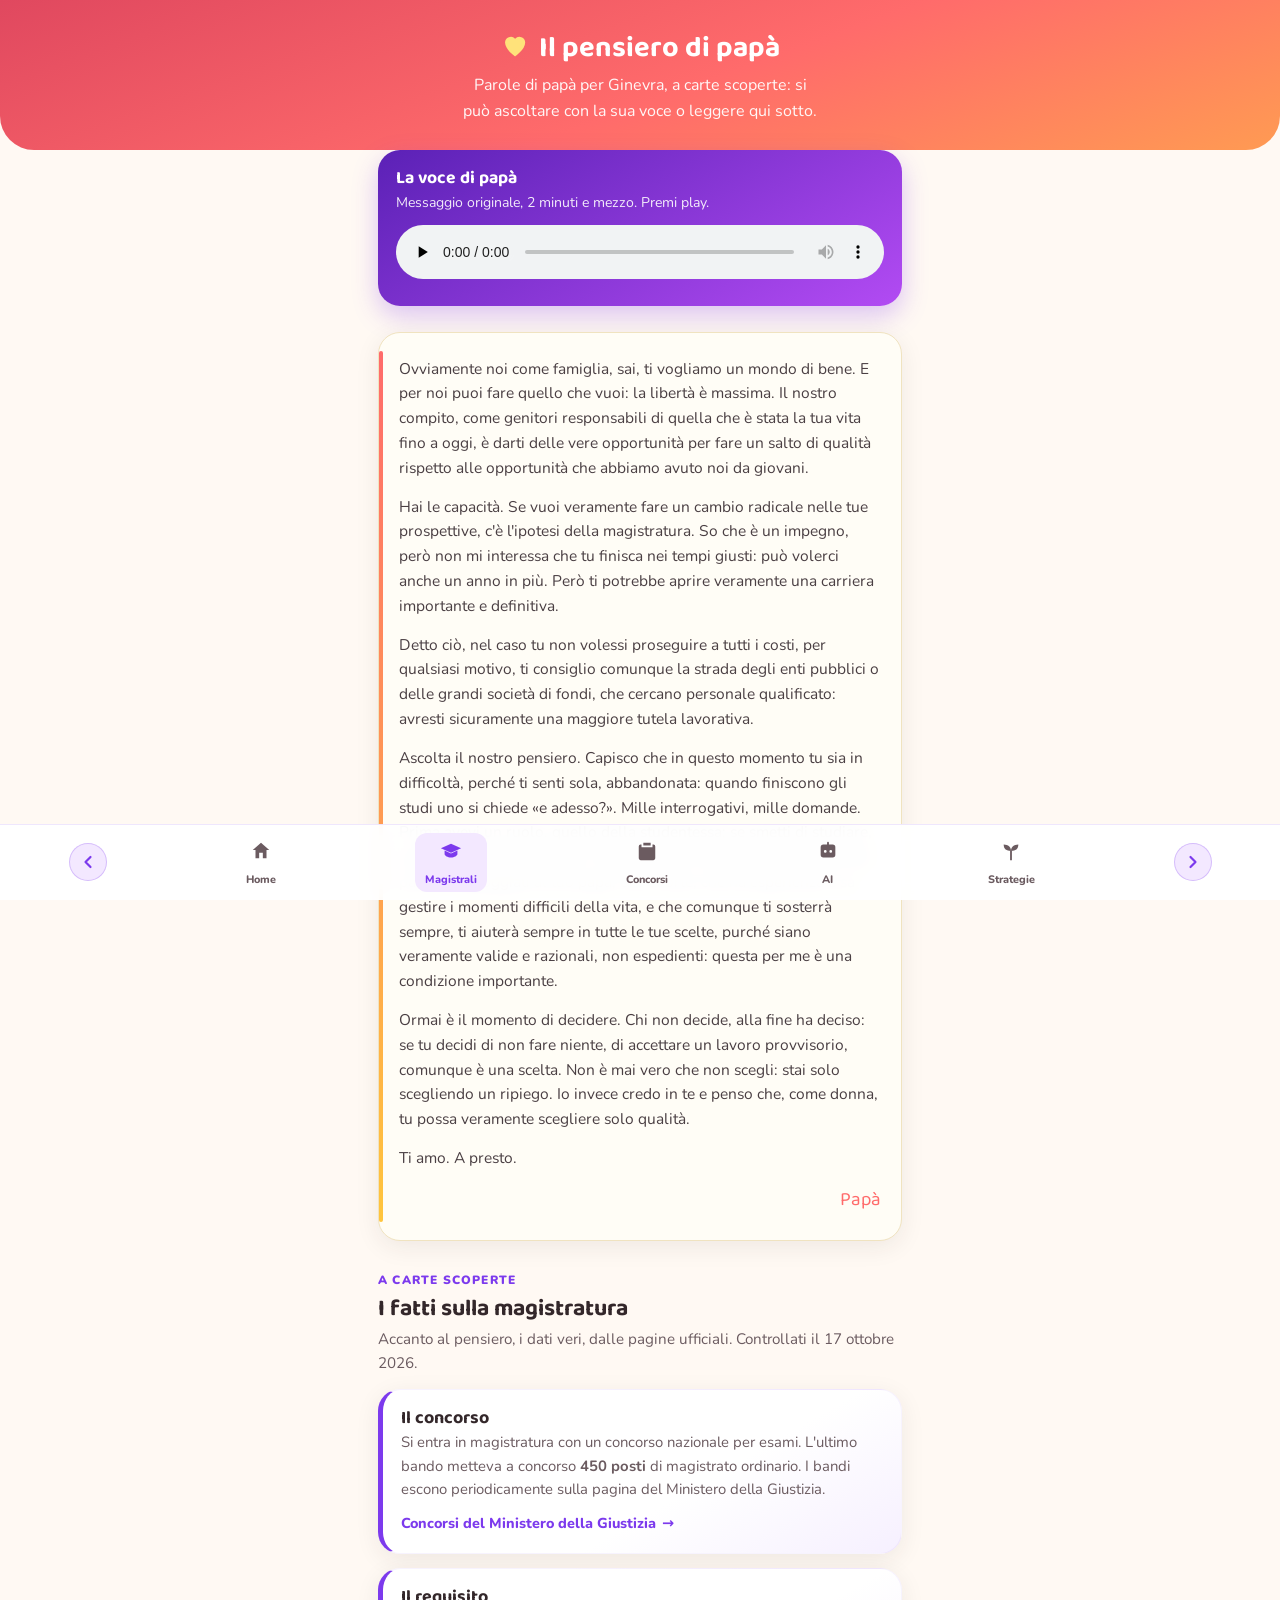
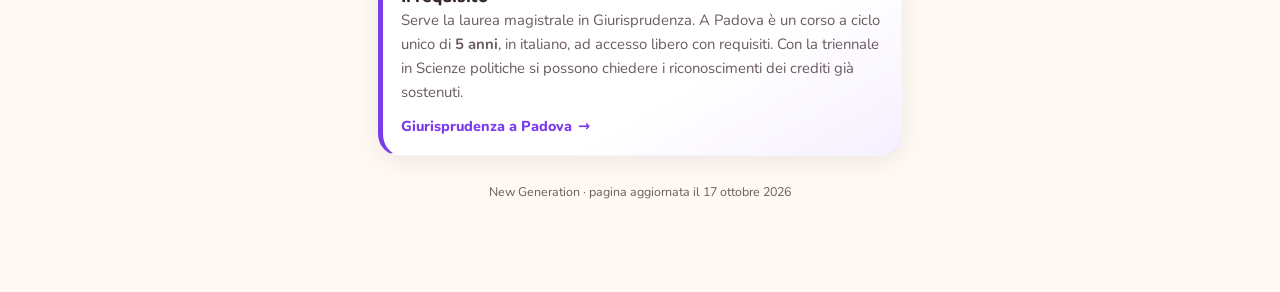
<file: pensiero.html>
<!DOCTYPE html>
<html lang="it">
<head>
<meta charset="UTF-8">
<meta name="viewport" content="width=device-width, initial-scale=1.0">
<title>Il pensiero di papà · New Generation</title>
<link rel="preconnect" href="https://fonts.googleapis.com">
<link rel="preconnect" href="https://fonts.gstatic.com" crossorigin>
<link href="https://fonts.googleapis.com/css2?family=Baloo+2:wght@600;700;800&family=Nunito:wght@400;700;800;900&display=swap" rel="stylesheet">
<link rel="stylesheet" href="styles.css">
<script src="nav.js" defer></script>
</head>
<body>

<header class="page-head" style="background:linear-gradient(160deg,#E0485F 0%,#FF6B6B 55%,#FFC53D 140%)">
  <h1><svg class="ic" viewBox="0 0 24 24" fill="currentColor" aria-hidden="true"><path d="M12 21s-8-5.4-8-11A4.6 4.6 0 0112 7a4.6 4.6 0 018 3c0 5.6-8 11-8 11z"/></svg>Il pensiero di papà</h1>
  <p>Parole di papà per Ginevra, a carte scoperte: si può ascoltare con la sua voce o leggere qui sotto.</p>
</header>

<main class="wrap">

  <div class="audiocard">
    <h3>La voce di papà</h3>
    <p>Messaggio originale, 2 minuti e mezzo. Premi play.</p>
    <audio controls preload="none" src="assets/pensiero-papa.m4a">Il tuo browser non supporta l'audio.</audio>
  </div>

  <section>
    <div class="letter">
      <p>Ovviamente noi come famiglia, sai, ti vogliamo un mondo di bene. E per noi puoi fare quello che vuoi: la libertà è massima. Il nostro compito, come genitori responsabili di quella che è stata la tua vita fino a oggi, è darti delle vere opportunità per fare un salto di qualità rispetto alle opportunità che abbiamo avuto noi da giovani.</p>
      <p>Hai le capacità. Se vuoi veramente fare un cambio radicale nelle tue prospettive, c'è l'ipotesi della magistratura. So che è un impegno, però non mi interessa che tu finisca nei tempi giusti: può volerci anche un anno in più. Però ti potrebbe aprire veramente una carriera importante e definitiva.</p>
      <p>Detto ciò, nel caso tu non volessi proseguire a tutti i costi, per qualsiasi motivo, ti consiglio comunque la strada degli enti pubblici o delle grandi società di fondi, che cercano personale qualificato: avresti sicuramente una maggiore tutela lavorativa.</p>
      <p>Ascolta il nostro pensiero. Capisco che in questo momento tu sia in difficoltà, perché ti senti sola, abbandonata: quando finiscono gli studi uno si chiede «e adesso?». Mille interrogativi, mille domande. Prima avevi un ruolo, quello della studentessa; se smetti di studiare, quel ruolo sembra perdersi. Però è giusto non lasciarsi prendere dal panico. Appoggiati al tuo papà, che è forte, che ha esperienza e sa gestire i momenti difficili della vita, e che comunque ti sosterrà sempre, ti aiuterà sempre in tutte le tue scelte, purché siano veramente valide e razionali, non espedienti: questa per me è una condizione importante.</p>
      <p>Ormai è il momento di decidere. Chi non decide, alla fine ha deciso: se tu decidi di non fare niente, di accettare un lavoro provvisorio, comunque è una scelta. Non è mai vero che non scegli: stai solo scegliendo un ripiego. Io invece credo in te e penso che, come donna, tu possa veramente scegliere solo qualità.</p>
      <p>Ti amo. A presto.</p>
      <p class="firma">Papà</p>
    </div>
  </section>

  <section>
    <span class="kicker">A carte scoperte</span>
    <h2 class="sec-title">I fatti sulla magistratura</h2>
    <p class="sec-sub">Accanto al pensiero, i dati veri, dalle pagine ufficiali. Controllati il 17 ottobre 2026.</p>

    <div class="card accent">
      <h3>Il concorso</h3>
      <p>Si entra in magistratura con un concorso nazionale per esami. L'ultimo bando metteva a concorso <b>450 posti</b> di magistrato ordinario. I bandi escono periodicamente sulla pagina del Ministero della Giustizia.</p>
      <a class="cta" href="https://www.giustizia.it/giustizia/it/mg_1_6.page">Concorsi del Ministero della Giustizia</a>
    </div>

    <div class="card accent">
      <h3>Il requisito</h3>
      <p>Serve la laurea magistrale in Giurisprudenza. A Padova è un corso a ciclo unico di <b>5 anni</b>, in italiano, ad accesso libero con requisiti. Con la triennale in Scienze politiche si possono chiedere i riconoscimenti dei crediti già sostenuti.</p>
      <a class="cta" href="https://www.unipd.it/corsi-di-laurea/giurisprudenza">Giurisprudenza a Padova</a>
    </div>
  </section>

  <p class="foot">New Generation · pagina aggiornata il 17 ottobre 2026</p>
</main>

<nav class="tabbar">
  <a href="index.html"><span class="ico"><svg class="ic navic" viewBox="0 0 24 24" fill="currentColor" aria-hidden="true"><path d="M12 3l9 8h-3v9h-4v-6h-4v6H6v-9H3z"/></svg></span>Home</a>
  <a href="magistrali.html" class="active"><span class="ico"><svg class="ic navic" viewBox="0 0 24 24" fill="currentColor" aria-hidden="true"><path d="M12 4L1 9l11 5 11-5-11-5z"/><path d="M5 11.5v3.7c0 1.9 3.4 3.8 7 3.8s7-1.9 7-3.8v-3.7l-7 3.2-7-3.2z"/></svg></span>Magistrali</a>
  <a href="bandi.html"><span class="ico"><svg class="ic navic" viewBox="0 0 24 24" fill="currentColor" aria-hidden="true"><path d="M8 3h8v3H8z"/><path d="M6 5H5a2 2 0 00-2 2v13a2 2 0 002 2h14a2 2 0 002-2V7a2 2 0 00-2-2h-1v3H6V5z"/></svg></span>Concorsi</a>
  <a href="ai.html"><span class="ico"><svg class="ic navic" viewBox="0 0 24 24" fill="currentColor" aria-hidden="true"><path d="M12 2a1 1 0 011 1v2h4a3 3 0 013 3v8a3 3 0 01-3 3H7a3 3 0 01-3-3V8a3 3 0 013-3h4V3a1 1 0 011-1zM9 11a1.5 1.5 0 100 3 1.5 1.5 0 000-3zm6 0a1.5 1.5 0 100 3 1.5 1.5 0 000-3zM9 16h6v2H9z"/></svg></span>AI</a>
  <a href="strategie.html"><span class="ico"><svg class="ic navic" viewBox="0 0 24 24" fill="currentColor" aria-hidden="true"><path d="M11 12h2v10h-2z"/><path d="M12 12C12 8 9 5 4 5c0 5 3 7 8 7z"/><path d="M12 12c0-4 3-7 8-7 0 5-3 7-8 7z"/></svg></span>Strategie</a>
</nav>

</body>
</html>
</file>
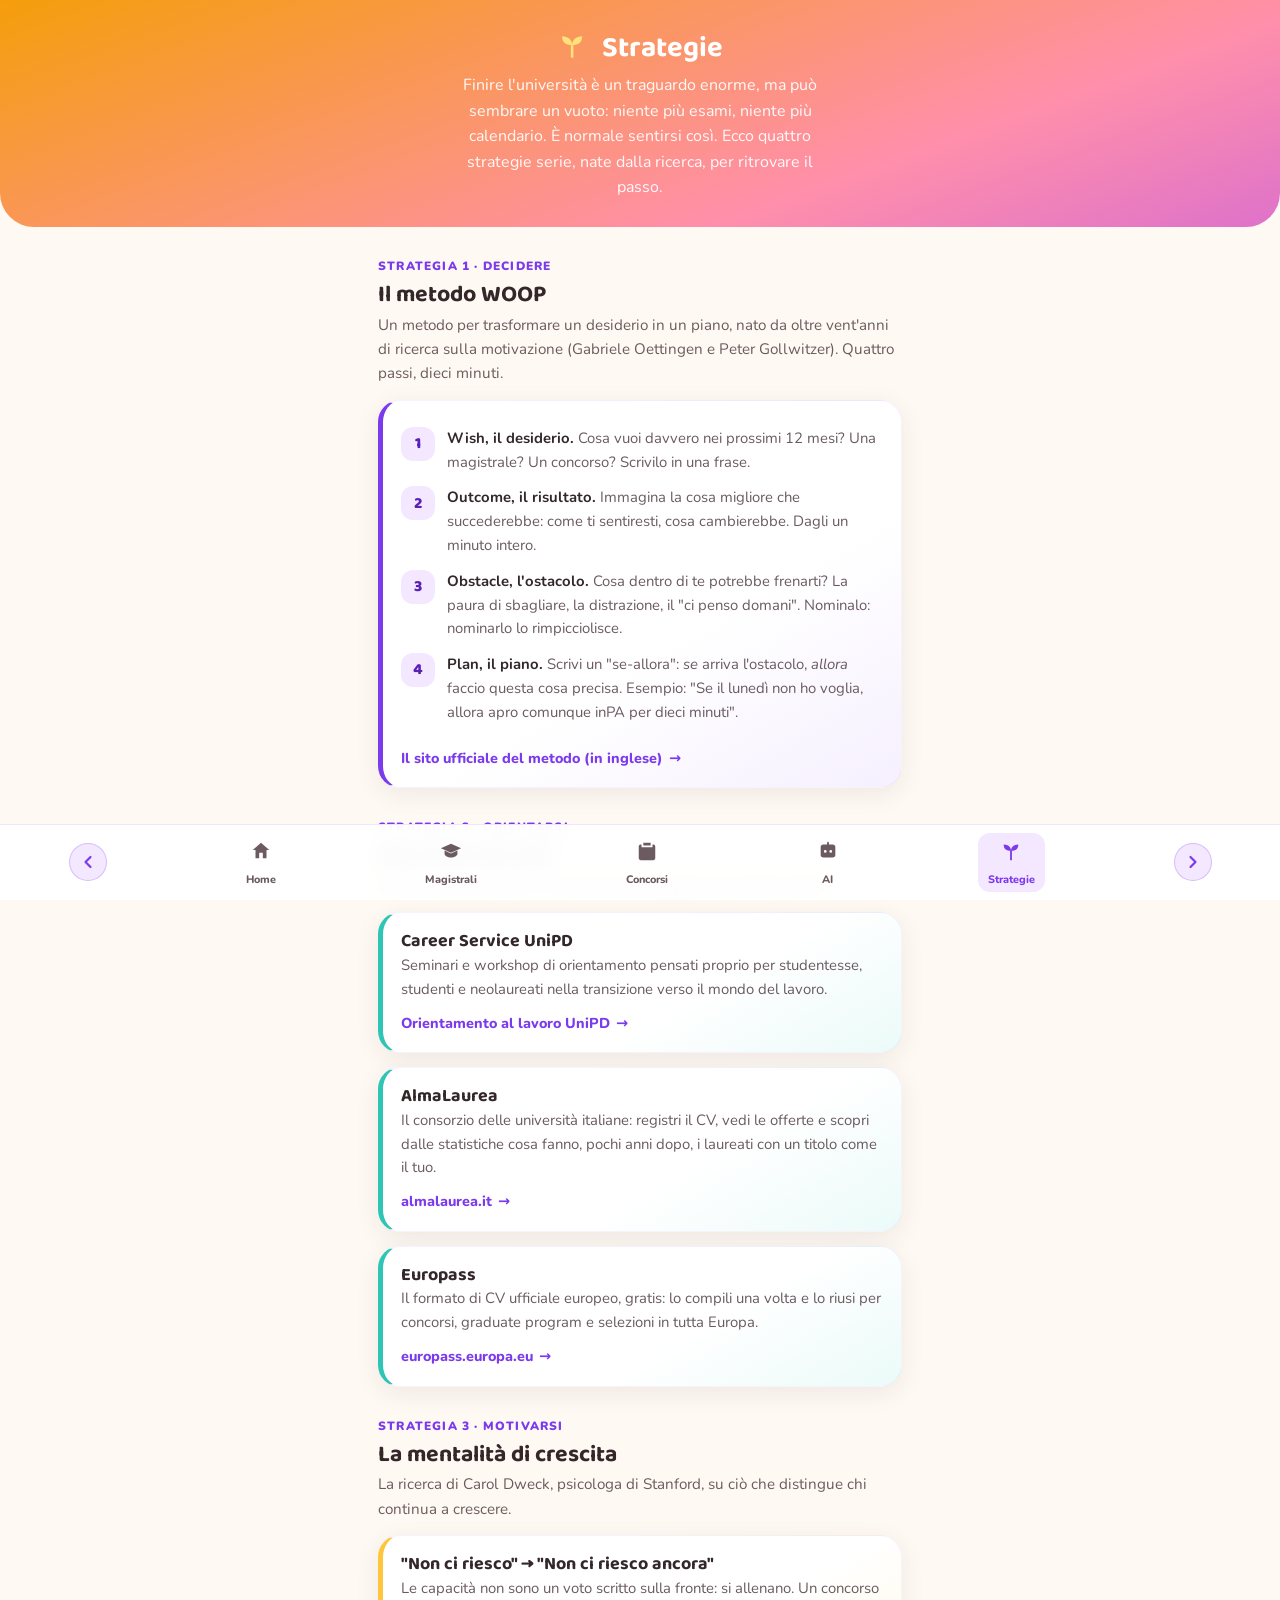
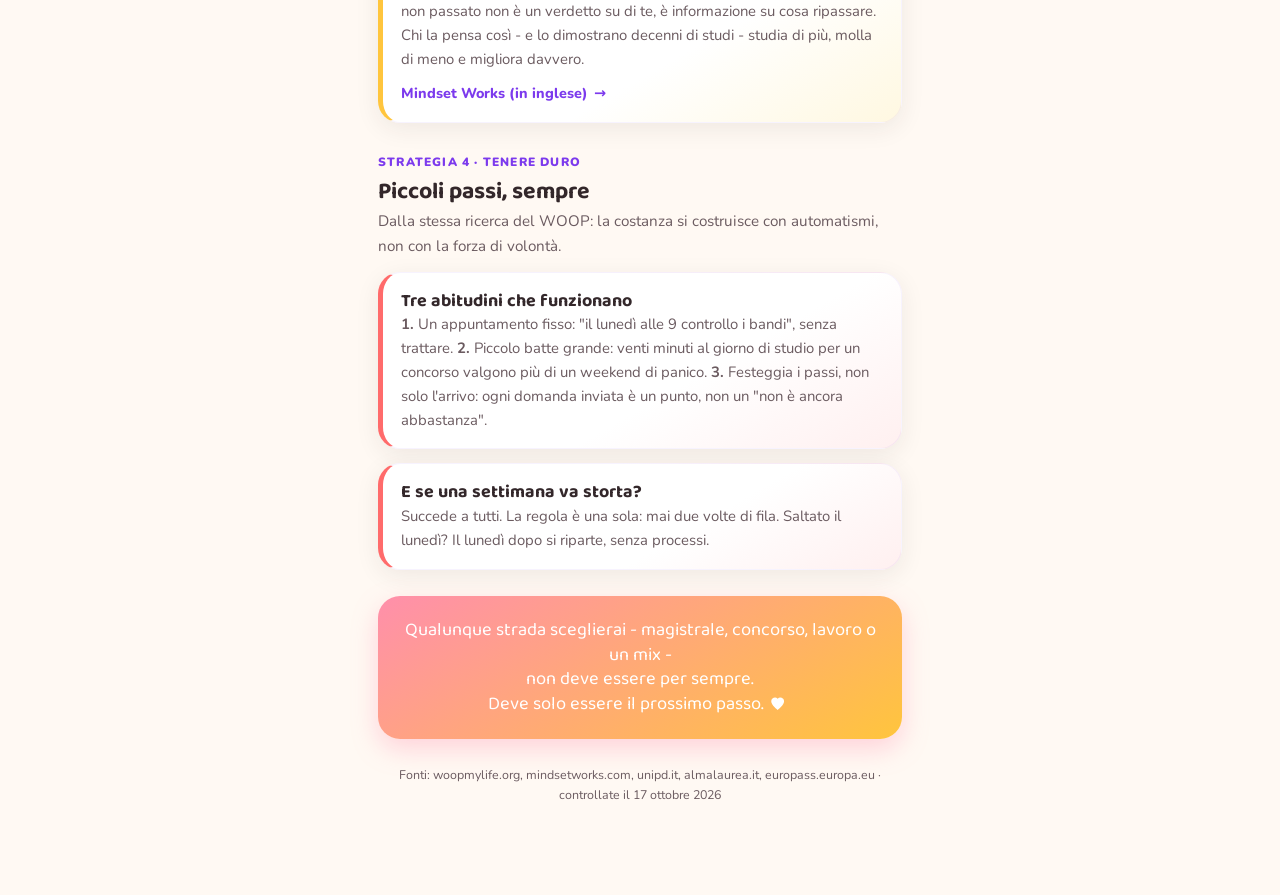
<file: strategie.html>
<!DOCTYPE html>
<html lang="it">
<head>
<meta charset="UTF-8">
<meta name="viewport" content="width=device-width, initial-scale=1.0">
<title>Strategie · New Generation</title>
<link rel="preconnect" href="https://fonts.googleapis.com">
<link rel="preconnect" href="https://fonts.gstatic.com" crossorigin>
<link href="https://fonts.googleapis.com/css2?family=Baloo+2:wght@600;700;800&family=Nunito:wght@400;700;800;900&display=swap" rel="stylesheet">
<link rel="stylesheet" href="styles.css">
<script src="nav.js" defer></script>
</head>
<body>

<header class="page-head" style="background:linear-gradient(160deg,#F59E0B 0%,#FF8FAB 70%,#B24BF3 140%)">
  <h1><svg class="ic" viewBox="0 0 24 24" fill="currentColor" aria-hidden="true"><path d="M11 12h2v10h-2z"/><path d="M12 12C12 8 9 5 4 5c0 5 3 7 8 7z"/><path d="M12 12c0-4 3-7 8-7 0 5-3 7-8 7z"/></svg> Strategie</h1>
  <p>Finire l'università è un traguardo enorme, ma può sembrare un vuoto: niente più esami, niente più calendario. È normale sentirsi così. Ecco quattro strategie serie, nate dalla ricerca, per ritrovare il passo.</p>
</header>

<main class="wrap">

  <section>
    <span class="kicker">Strategia 1 · Decidere</span>
    <h2 class="sec-title">Il metodo WOOP</h2>
    <p class="sec-sub">Un metodo per trasformare un desiderio in un piano, nato da oltre vent'anni di ricerca sulla motivazione (Gabriele Oettingen e Peter Gollwitzer). Quattro passi, dieci minuti.</p>

    <div class="card accent">
      <div class="steps">
        <div class="step"><span class="n"></span><p><b>Wish, il desiderio.</b> Cosa vuoi davvero nei prossimi 12 mesi? Una magistrale? Un concorso? Scrivilo in una frase.</p></div>
        <div class="step"><span class="n"></span><p><b>Outcome, il risultato.</b> Immagina la cosa migliore che succederebbe: come ti sentiresti, cosa cambierebbe. Dagli un minuto intero.</p></div>
        <div class="step"><span class="n"></span><p><b>Obstacle, l'ostacolo.</b> Cosa dentro di te potrebbe frenarti? La paura di sbagliare, la distrazione, il "ci penso domani". Nominalo: nominarlo lo rimpicciolisce.</p></div>
        <div class="step"><span class="n"></span><p><b>Plan, il piano.</b> Scrivi un "se-allora": <i>se</i> arriva l'ostacolo, <i>allora</i> faccio questa cosa precisa. Esempio: "Se il lunedì non ho voglia, allora apro comunque inPA per dieci minuti".</p></div>
      </div>
      <a class="cta" href="https://woopmylife.org/">Il sito ufficiale del metodo (in inglese)</a>
    </div>
  </section>

  <section>
    <span class="kicker">Strategia 2 · Orientarsi</span>
    <h2 class="sec-title">Non farlo da sola</h2>
    <p class="sec-sub">Orientarsi è un lavoro, e ci sono persone pagate per aiutarti. Gratis.</p>

    <div class="card accent-teal">
      <h3>Career Service UniPD</h3>
      <p>Seminari e workshop di orientamento pensati proprio per studentesse, studenti e neolaureati nella transizione verso il mondo del lavoro.</p>
      <a class="cta" href="https://www.unipd.it/orientamento-lavoro-professioni">Orientamento al lavoro UniPD</a>
    </div>

    <div class="card accent-teal">
      <h3>AlmaLaurea</h3>
      <p>Il consorzio delle università italiane: registri il CV, vedi le offerte e scopri dalle statistiche cosa fanno, pochi anni dopo, i laureati con un titolo come il tuo.</p>
      <a class="cta" href="https://www.almalaurea.it/">almalaurea.it</a>
    </div>

    <div class="card accent-teal">
      <h3>Europass</h3>
      <p>Il formato di CV ufficiale europeo, gratis: lo compili una volta e lo riusi per concorsi, graduate program e selezioni in tutta Europa.</p>
      <a class="cta" href="https://europass.europa.eu/it">europass.europa.eu</a>
    </div>
  </section>

  <section>
    <span class="kicker">Strategia 3 · Motivarsi</span>
    <h2 class="sec-title">La mentalità di crescita</h2>
    <p class="sec-sub">La ricerca di Carol Dweck, psicologa di Stanford, su ciò che distingue chi continua a crescere.</p>

    <div class="card accent-sunny">
      <h3>"Non ci riesco" → "Non ci riesco ancora"</h3>
      <p>Le capacità non sono un voto scritto sulla fronte: si allenano. Un concorso non passato non è un verdetto su di te, è informazione su cosa ripassare. Chi la pensa così - e lo dimostrano decenni di studi - studia di più, molla di meno e migliora davvero.</p>
      <a class="cta" href="https://www.mindsetworks.com/">Mindset Works (in inglese)</a>
    </div>
  </section>

  <section>
    <span class="kicker">Strategia 4 · Tenere duro</span>
    <h2 class="sec-title">Piccoli passi, sempre</h2>
    <p class="sec-sub">Dalla stessa ricerca del WOOP: la costanza si costruisce con automatismi, non con la forza di volontà.</p>

    <div class="card accent-coral">
      <h3>Tre abitudini che funzionano</h3>
      <p><b>1.</b> Un appuntamento fisso: "il lunedì alle 9 controllo i bandi", senza trattare. <b>2.</b> Piccolo batte grande: venti minuti al giorno di studio per un concorso valgono più di un weekend di panico. <b>3.</b> Festeggia i passi, non solo l'arrivo: ogni domanda inviata è un punto, non un "non è ancora abbastanza".</p>
    </div>

    <div class="card accent-coral">
      <h3>E se una settimana va storta?</h3>
      <p>Succede a tutti. La regola è una sola: mai due volte di fila. Saltato il lunedì? Il lunedì dopo si riparte, senza processi.</p>
    </div>
  </section>

  <div class="warmstrip">
    <p>Qualunque strada sceglierai - magistrale, concorso, lavoro o un mix -<br>non deve essere per sempre.<br>Deve solo essere il prossimo passo. <svg class="ic" viewBox="0 0 24 24" fill="currentColor" aria-hidden="true"><path d="M12 21s-8-5.4-8-11A4.6 4.6 0 0112 7a4.6 4.6 0 018 3c0 5.6-8 11-8 11z"/></svg></p>
  </div>

  <p class="foot">Fonti: woopmylife.org, mindsetworks.com, unipd.it, almalaurea.it, europass.europa.eu · controllate il 17 ottobre 2026</p>
</main>

<nav class="tabbar">
  <a href="index.html"><span class="ico"><svg class="ic navic" viewBox="0 0 24 24" fill="currentColor" aria-hidden="true"><path d="M12 3l9 8h-3v9h-4v-6h-4v6H6v-9H3z"/></svg></span>Home</a>
  <a href="magistrali.html"><span class="ico"><svg class="ic navic" viewBox="0 0 24 24" fill="currentColor" aria-hidden="true"><path d="M12 4L1 9l11 5 11-5-11-5z"/><path d="M5 11.5v3.7c0 1.9 3.4 3.8 7 3.8s7-1.9 7-3.8v-3.7l-7 3.2-7-3.2z"/></svg></span>Magistrali</a>
  <a href="bandi.html"><span class="ico"><svg class="ic navic" viewBox="0 0 24 24" fill="currentColor" aria-hidden="true"><path d="M8 3h8v3H8z"/><path d="M6 5H5a2 2 0 00-2 2v13a2 2 0 002 2h14a2 2 0 002-2V7a2 2 0 00-2-2h-1v3H6V5z"/></svg></span>Concorsi</a>
  <a href="ai.html"><span class="ico"><svg class="ic navic" viewBox="0 0 24 24" fill="currentColor" aria-hidden="true"><path d="M12 2a1 1 0 011 1v2h4a3 3 0 013 3v8a3 3 0 01-3 3H7a3 3 0 01-3-3V8a3 3 0 013-3h4V3a1 1 0 011-1zM9 11a1.5 1.5 0 100 3 1.5 1.5 0 000-3zm6 0a1.5 1.5 0 100 3 1.5 1.5 0 000-3zM9 16h6v2H9z"/></svg></span>AI</a>
  <a href="strategie.html" class="active"><span class="ico"><svg class="ic navic" viewBox="0 0 24 24" fill="currentColor" aria-hidden="true"><path d="M11 12h2v10h-2z"/><path d="M12 12C12 8 9 5 4 5c0 5 3 7 8 7z"/><path d="M12 12c0-4 3-7 8-7 0 5-3 7-8 7z"/></svg></span>Strategie</a>
</nav>

</body>
</html>
</file>
<file: styles.css>
:root{
  --cream:#FFF9F3;
  --ink:#33272A;
  --ink-soft:#6B5B60;
  --violet:#7C3AED;
  --violet-deep:#5B21B6;
  --coral:#FF6B6B;
  --sunny:#FFC53D;
  --teal:#2EC4B6;
  --pink:#FF8FAB;
  --card:#FFFFFF;
  --radius:22px;
  --shadow:0 6px 24px rgba(51,39,42,.08);
}
*{box-sizing:border-box;margin:0;padding:0}
html{scroll-behavior:smooth}
body{
  font-family:'Nunito',system-ui,-apple-system,sans-serif;
  background:var(--cream);
  color:var(--ink);
  line-height:1.6;
  padding-bottom:84px;
}
h1,h2,h3,.font-display{font-family:'Baloo 2','Nunito',system-ui,sans-serif;line-height:1.15}
a{color:var(--violet);text-decoration:none;font-weight:700}
.wrap{max-width:560px;margin:0 auto;padding:0 18px}

/* ---------- hero ---------- */
.hero{
  background:linear-gradient(160deg,#7C3AED 0%,#B24BF3 45%,#FF6B6B 100%);
  border-radius:0 0 34px 34px;
  padding:34px 18px 30px;
  text-align:center;
  color:#fff;
  position:relative;
  overflow:hidden;
}
.hero::before{content:"";position:absolute;width:220px;height:220px;border-radius:50%;background:rgba(255,197,61,.35);top:-70px;right:-60px}
.hero::after{content:"";position:absolute;width:160px;height:160px;border-radius:50%;background:rgba(46,196,182,.35);bottom:-60px;left:-50px}
.hero .badge{
  display:inline-block;background:rgba(255,255,255,.22);backdrop-filter:blur(4px);
  padding:5px 14px;border-radius:999px;font-size:.8rem;font-weight:800;letter-spacing:.08em;text-transform:uppercase;
}
.hero-photo{
  width:168px;height:200px;object-fit:cover;object-position:center 20%;
  border-radius:90px 90px 26px 26px;
  border:5px solid #fff;box-shadow:0 10px 30px rgba(0,0,0,.25);
  margin:20px auto 14px;display:block;position:relative;z-index:2;
}
.hero h1{font-size:2.1rem;position:relative;z-index:2}
.hero p{position:relative;z-index:2;opacity:.95;max-width:340px;margin:8px auto 0;font-size:1.02rem}

/* ---------- generic ---------- */
.page-head{
  background:linear-gradient(160deg,#7C3AED 0%,#B24BF3 55%,#FF8FAB 100%);
  border-radius:0 0 34px 34px;padding:30px 18px 26px;color:#fff;text-align:center;
}
.page-head h1{font-size:1.8rem}
.page-head p{opacity:.95;max-width:360px;margin:8px auto 0}
section{margin:26px 0}
.kicker{
  display:inline-block;font-size:.75rem;font-weight:900;letter-spacing:.1em;text-transform:uppercase;
  color:var(--violet);margin-bottom:6px;
}
h2.sec-title{font-size:1.45rem;margin-bottom:4px}
.sec-sub{color:var(--ink-soft);font-size:.95rem;margin-bottom:14px}

.card{
  background:var(--card);border-radius:var(--radius);box-shadow:var(--shadow);
  padding:18px 18px 16px;margin-bottom:14px;border:1px solid rgba(124,58,237,.06);
}
.card h3{font-size:1.12rem;margin-bottom:2px}
.card .tags{margin:6px 0 8px}
.tag{
  display:inline-block;font-size:.72rem;font-weight:800;padding:3px 10px;border-radius:999px;margin:0 5px 5px 0;
  background:#F3E8FF;color:var(--violet-deep);
}
.tag.green{background:#D9F7F4;color:#0E7C72}
.tag.yellow{background:#FFF3D1;color:#946200}
.tag.red{background:#FFE4E6;color:#C2334D}
.card p{font-size:.93rem;color:var(--ink-soft)}
.card .cta{
  display:inline-flex;align-items:center;gap:6px;margin-top:10px;
  font-size:.9rem;font-weight:800;color:var(--violet);
}
.card .cta::after{content:"→"}
.card.accent{background:linear-gradient(150deg,#fff 60%,#F6F0FF 100%);border-left:5px solid var(--violet)}
.card.accent-coral{background:linear-gradient(150deg,#fff 60%,#FFF0F0 100%);border-left:5px solid var(--coral)}
.card.accent-teal{background:linear-gradient(150deg,#fff 60%,#EBFBF9 100%);border-left:5px solid var(--teal)}
.card.accent-sunny{background:linear-gradient(150deg,#fff 60%,#FFF8E1 100%);border-left:5px solid var(--sunny)}

.bigcard{
  border-radius:var(--radius);padding:22px 20px;margin-bottom:14px;color:#fff;
  background:linear-gradient(150deg,#5B21B6,#7C3AED);box-shadow:0 10px 30px rgba(124,58,237,.28);
}
.bigcard h3{font-size:1.3rem;margin-bottom:6px}
.bigcard p{opacity:.95;font-size:.95rem}
.bigcard .tags .tag{background:rgba(255,255,255,.2);color:#fff}
.bigcard a{color:var(--sunny)}
.bigcard.coral{background:linear-gradient(150deg,#F43F5E,#FF6B6B)}
.bigcard.teal{background:linear-gradient(150deg,#0E9C8F,#2EC4B6)}

.steps{counter-reset:step;margin-top:8px}
.step{display:flex;gap:12px;margin-bottom:12px;align-items:flex-start}
.step .n{
  counter-increment:step;flex:0 0 34px;height:34px;border-radius:12px;
  display:flex;align-items:center;justify-content:center;font-family:'Baloo 2';font-weight:800;
  background:#F3E8FF;color:var(--violet-deep);
}
.step .n::before{content:counter(step)}
.step p{font-size:.93rem;color:var(--ink-soft)}
.step p b{color:var(--ink)}

.note{
  background:#FFF3D1;border-radius:16px;padding:14px 16px;font-size:.88rem;color:#6B5200;
  border:1px dashed #E8B93B;margin:18px 0;
}
.warmstrip{
  background:linear-gradient(150deg,#FF8FAB,#FFC53D);border-radius:var(--radius);
  padding:22px 20px;color:#fff;text-align:center;box-shadow:0 10px 26px rgba(255,139,171,.35);margin:22px 0 8px;
}
.warmstrip p{font-family:'Baloo 2';font-size:1.15rem;line-height:1.35}
.foot{text-align:center;color:var(--ink-soft);font-size:.78rem;margin:26px 0 6px}

/* ---------- bottom nav ---------- */
.tabbar{
  position:fixed;left:0;right:0;bottom:0;z-index:50;
  background:rgba(255,255,255,.94);backdrop-filter:blur(10px);
  border-top:1px solid rgba(124,58,237,.12);
  display:flex;justify-content:space-around;padding:8px 4px calc(8px + env(safe-area-inset-bottom));
}
.tabbar a{
  display:flex;flex-direction:column;align-items:center;gap:2px;
  font-size:.68rem;font-weight:800;color:var(--ink-soft);text-decoration:none;padding:4px 10px;border-radius:12px;
}
.tabbar a .ico{font-size:1.25rem}
.tabbar a.active{color:var(--violet);background:#F3E8FF}

.ic{width:1.05em;height:1.05em;display:inline-block;vertical-align:-0.15em;margin-right:.3em}
.navic{width:22px;height:22px;margin:0}
.hero h1 .ic, .page-head h1 .ic{color:#FFE27A}
.bigcard h3 .ic{color:var(--sunny)}

.letter{
  background:#FFFDF6;border:1px solid #F0E3C0;border-radius:var(--radius);
  box-shadow:var(--shadow);padding:24px 20px;margin-bottom:14px;position:relative;
}
.letter::before{content:"";position:absolute;left:0;top:18px;bottom:18px;width:4px;border-radius:4px;background:linear-gradient(180deg,var(--coral),var(--sunny))}
.letter p{font-size:.97rem;color:#4A3F43;margin-bottom:14px}
.letter p:last-child{margin-bottom:0}
.letter .firma{font-family:'Baloo 2';font-size:1.2rem;color:var(--coral);text-align:right;margin-top:4px}
.audiocard{
  background:linear-gradient(150deg,#5B21B6,#B24BF3);border-radius:var(--radius);
  padding:18px;color:#fff;box-shadow:0 10px 26px rgba(124,58,237,.28);margin-bottom:16px;
}
.audiocard h3{font-size:1.1rem;margin-bottom:4px}
.audiocard p{opacity:.9;font-size:.88rem;margin-bottom:10px}
.audiocard audio{width:100%;border-radius:12px}

/* ---------- frecce indietro/avanti (stesso sistema di forzaquotidiana, stile New Generation) ---------- */
.tabbar .ng-navarrow{
  flex:0 0 auto;align-self:center;width:38px;height:38px;border-radius:999px;
  border:1px solid rgba(124,58,237,.25);background:#F3E8FF;color:var(--violet);
  cursor:pointer;display:flex;align-items:center;justify-content:center;padding:0;font-family:inherit;
}
.tabbar .ng-navarrow:active{background:#E5D4FF}
.tabbar .ng-navarrow svg{width:20px;height:20px}

/* ---------- hero v2: foto sfumata nel gradiente + menu sezioni (richiesta di Gino, 17 ott 2026) ---------- */
.hero-v2{padding:0 0 28px;text-align:center}
.hero-v2 .hero-photo{
  width:100%;height:250px;object-fit:cover;object-position:center 12%;
  border:0;border-radius:0;box-shadow:none;margin:0;
  -webkit-mask-image:linear-gradient(to bottom,#000 45%,transparent 98%);
  mask-image:linear-gradient(to bottom,#000 45%,transparent 98%);
}
.hero-v2 .hero-content{position:relative;z-index:2;margin-top:-64px;padding:0 18px}
.hero-menu{display:flex;flex-wrap:wrap;gap:8px;justify-content:center;margin-top:16px}
.hero-menu a{
  background:rgba(255,255,255,.22);backdrop-filter:blur(4px);-webkit-backdrop-filter:blur(4px);
  color:#fff;font-weight:800;font-size:.85rem;padding:8px 16px;border-radius:999px;
  border:1px solid rgba(255,255,255,.4);text-decoration:none;
}
.hero-menu a:active{background:rgba(255,255,255,.38)}

.hero-v2::before,.hero-v2::after{display:none}

/* ---------- menu hamburger: mobile chiuso, desktop aperto (richiesta di Gino, 17 ott 2026) ---------- */
.hero-v2 .hero-burger{
  position:absolute;top:14px;right:14px;z-index:3;width:44px;height:44px;border-radius:999px;
  background:rgba(255,255,255,.22);backdrop-filter:blur(4px);-webkit-backdrop-filter:blur(4px);
  border:1px solid rgba(255,255,255,.4);cursor:pointer;display:flex;flex-direction:column;
  align-items:center;justify-content:center;gap:5px;padding:0;
}
.hero-v2 .hero-burger span{display:block;width:20px;height:2.6px;border-radius:2px;background:#fff}
.hero-v2 .hero-menu{display:none}
.hero-v2 .hero-menu.open{display:flex}
@media (min-width:900px){
  .hero-v2 .hero-burger{display:none}
  .hero-v2 .hero-menu{display:flex}
}
@media (min-width:900px){
  .hero-v2 .hero-photo{height:340px;object-position:center 28%}
}
</file>
